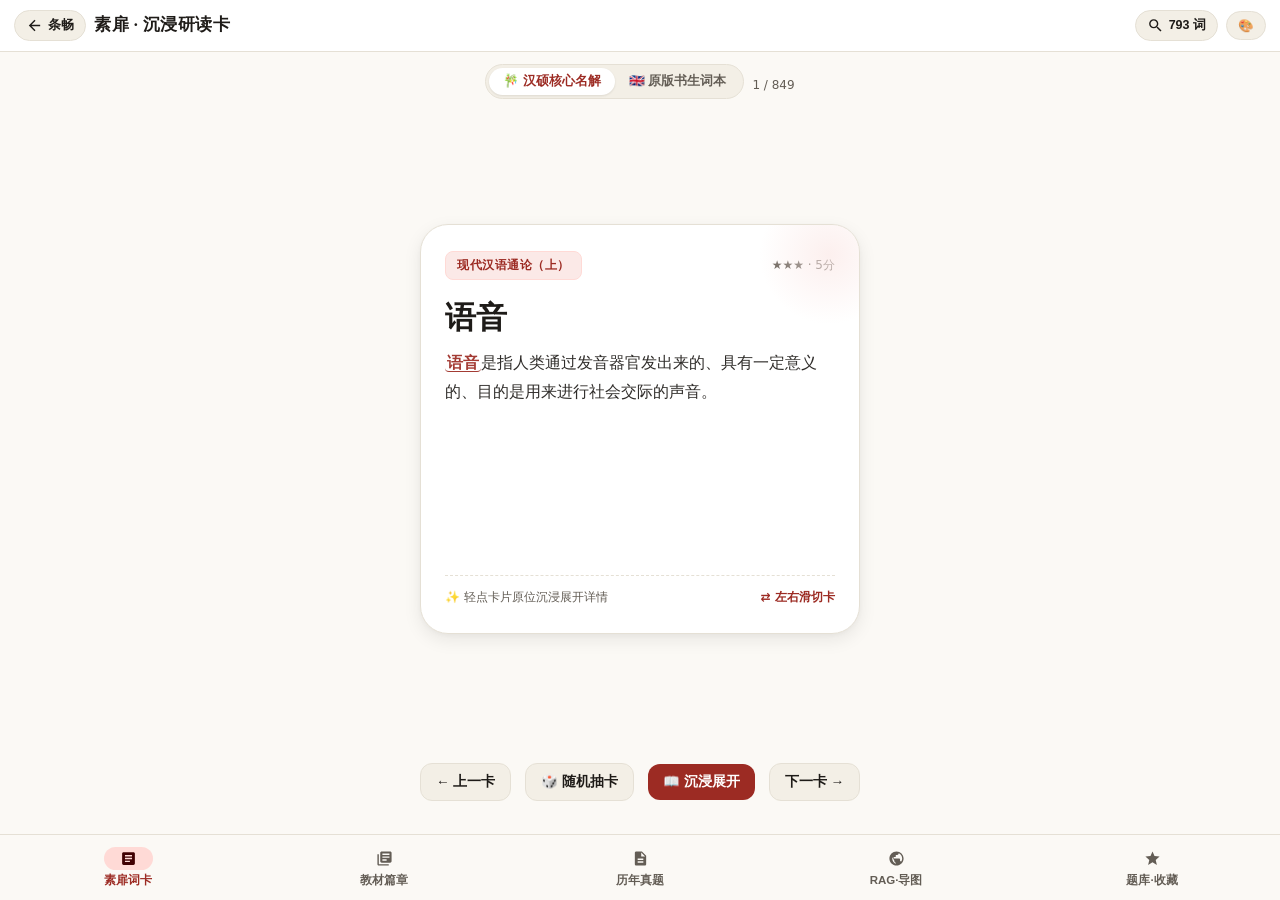
<file: docs/_removed/assets/hanshuo/index.html>
<!DOCTYPE html>
<html lang="zh-CN" data-theme="vermilion" data-dark="light">
<head>
<meta charset="UTF-8">
<meta name="viewport" content="width=device-width, initial-scale=1.0, maximum-scale=1.0, user-scalable=no, viewport-fit=cover">
<title>条畅 · 汉硕研读与素扉词卡工作台</title>
<style>
/* ==================== 1. TalkTree Material Design 3 & 素扉古典美学调色系统 ==================== */
:root {
  --bg: #FBF9F5;
  --surface: #FFFFFF;
  --surface-variant: #F3EFE6;
  --card: #FFFFFF;
  --primary: #9C2B23;
  --primary-l: #FBE9E7;
  --primary-container: #FFDAD6;
  --on-primary-container: #410002;
  --secondary: #5C5F58;
  --line: #E5E0D5;
  --text: #1E1B18;
  --sub: #635D55;
  --ok: #1E6B3A;
  --ok-container: #E6F4EA;
  --ok-txt: #134E28;
  --acad-bg: #EBF3FA;
  --acad-txt: #164E78;
  --acad-border: #2B6CB0;
  --warn: #B45309;
  --warn-bg: #FEF3C7;
  --tabbar-bg: rgba(251, 249, 245, 0.94);
  --elevation-1: 0 1px 3px rgba(30, 27, 24, 0.06), 0 1px 2px rgba(30, 27, 24, 0.04);
  --elevation-2: 0 6px 18px rgba(30, 27, 24, 0.08), 0 2px 6px rgba(30, 27, 24, 0.04);
  --elevation-3: 0 14px 32px rgba(30, 27, 24, 0.14), 0 4px 10px rgba(30, 27, 24, 0.06);
  --serif-font: "Noto Serif SC", "Source Han Serif SC", "Songti SC", "STSong", "SimSun", serif;
  --sans-font: system-ui, -apple-system, "PingFang SC", "Microsoft YaHei", sans-serif;
  --ease-m3-decel: cubic-bezier(0.05, 0.7, 0.1, 1.0);
  --ease-m3-std: cubic-bezier(0.2, 0, 0, 1);
}

html[data-theme="jade"] {
  --primary: #1F6E5A; --primary-l: #E6F4F0; --primary-container: #C6EBE0; --on-primary-container: #06382C;
}
html[data-theme="indigo"] {
  --primary: #2B4C7E; --primary-l: #EBF1F8; --primary-container: #D3E3FD; --on-primary-container: #0B2545;
}
html[data-theme="amber"] {
  --primary: #8D4E17; --primary-l: #FDF3E7; --primary-container: #FFCCAA; --on-primary-container: #331800;
}

html[data-dark="dark"] {
  --bg: #141615;
  --surface: #1C1F1E;
  --surface-variant: #252928;
  --card: #1F2422;
  --primary: #FFB4AB;
  --primary-l: #3B1D1A;
  --primary-container: #5C231E;
  --on-primary-container: #FFDAD6;
  --line: #2E3432;
  --text: #E6E3DD;
  --sub: #9E9A93;
  --ok: #6DD58C;
  --ok-container: #143822;
  --ok-txt: #A8DAB5;
  --acad-bg: #172A3A;
  --acad-txt: #8AC4FF;
  --acad-border: #3882F6;
  --warn-bg: #3B280C;
  --tabbar-bg: rgba(24, 27, 26, 0.94);
  --elevation-1: 0 1px 4px rgba(0,0,0,0.4);
  --elevation-2: 0 6px 20px rgba(0,0,0,0.5);
  --elevation-3: 0 16px 36px rgba(0,0,0,0.65);
}

html[data-dark="amoled"] {
  --bg: #000000;
  --surface: #0A0A0A;
  --surface-variant: #141414;
  --card: #0E0E0E;
  --line: #222222;
  --text: #EAE6DF;
  --sub: #8A8680;
  --tabbar-bg: rgba(8, 8, 8, 0.96);
}

* { box-sizing: border-box; -webkit-tap-highlight-color: transparent; }
html, body {
  margin: 0; padding: 0; width: 100%; height: 100%; overflow: hidden;
  background: var(--bg); color: var(--text);
  font-family: var(--sans-font);
  font-size: 14.5px; line-height: 1.6;
  user-select: none; -webkit-user-select: none;
}

/* ==================== 2. 主视图 5-Tab 轨道与頂部栏 ==================== */
.viewpager-container {
  width: 100vw; height: calc(100vh - 66px);
  overflow: hidden; position: relative;
}
.viewpager-track {
  display: flex; width: 500vw; height: 100%;
  transition: transform 320ms var(--ease-m3-std);
  will-change: transform;
}
.viewpager-page {
  width: 100vw; height: 100%;
  overflow-y: auto; -webkit-overflow-scrolling: touch;
  touch-action: pan-y;
  padding-bottom: 36px;
}

.top-appbar {
  background: var(--surface); color: var(--text);
  padding: 10px 14px; position: sticky; top: 0; z-index: 90;
  display: flex; align-items: center; gap: 8px;
  border-bottom: 1px solid var(--line);
}
.top-appbar h1 {
  font-size: 16.5px; margin: 0; font-weight: 700; flex: 1;
  white-space: nowrap; overflow: hidden; text-overflow: ellipsis;
}
.poetry-serif {
  font-family: var(--serif-font);
  letter-spacing: 0.5px;
}

.m3-chip-btn {
  display: inline-flex; align-items: center; gap: 5px;
  background: var(--surface-variant); color: var(--text);
  border: 1px solid var(--line);
  padding: 6px 11px; border-radius: 999px;
  font-size: 12.5px; font-weight: 600; cursor: pointer;
  transition: background 150ms, transform 100ms;
}
.m3-chip-btn:active { transform: scale(0.96); }
.m3-chip-btn.primary {
  background: var(--primary-container); color: var(--on-primary-container);
  border-color: transparent;
}
.m3-icon { width: 17px; height: 17px; fill: currentColor; flex-shrink: 0; }

.container { padding: 14px; max-width: 820px; margin: 0 auto; }

.card {
  background: var(--card); border: 1px solid var(--line);
  border-radius: 18px; padding: 15px; margin-bottom: 12px;
  box-shadow: var(--elevation-1);
}

.btn {
  display: inline-flex; align-items: center; justify-content: center; gap: 6px;
  background: var(--primary); color: #fff;
  border: none; border-radius: 12px; padding: 9px 15px;
  font-size: 13.5px; font-weight: 600; cursor: pointer;
  transition: opacity 150ms, transform 100ms;
}
html[data-dark="dark"] .btn, html[data-dark="amoled"] .btn {
  color: #2D0906;
}
.btn:active { transform: scale(0.97); }
.btn.ghost {
  background: var(--surface-variant); color: var(--text);
  border: 1px solid var(--line);
}
.btn.danger {
  background: #FEE2E2; color: #991B1B; border: 1px solid #FCA5A5;
}
.btn.sm { padding: 5px 10px; font-size: 12px; border-radius: 9px; }

/* ==================== 3. 素扉卡片 (SuFei Card) 舞台与 Container Transform 原位膨胀系统 ==================== */
.sufei-stage-wrap {
  display: flex; flex-direction: column; align-items: center;
  justify-content: space-between;
  min-height: calc(100vh - 135px);
  padding: 12px 16px 16px;
}
.sufei-deck-switcher {
  display: inline-flex; background: var(--surface-variant);
  border-radius: 999px; padding: 3px; border: 1px solid var(--line);
  margin-bottom: 8px;
}
.sufei-deck-btn {
  border: none; background: transparent; color: var(--sub);
  padding: 5px 14px; border-radius: 999px; font-size: 12.5px; font-weight: 600;
  cursor: pointer; transition: all 200ms;
}
.sufei-deck-btn.active {
  background: var(--surface); color: var(--primary);
  box-shadow: var(--elevation-1);
}

.sufei-hero-card {
  width: 100%; max-width: 440px;
  min-height: 410px; max-height: 64vh;
  background: var(--card);
  border: 1px solid var(--line);
  border-radius: 28px;
  padding: 26px 24px;
  box-shadow: var(--elevation-2);
  display: flex; flex-direction: column; justify-content: space-between;
  position: relative; overflow: hidden;
  cursor: pointer;
  /* 关键：允许纵向原生滚动穿透，横滑由状态机接管，彻底消除触控死锁 */
  touch-action: pan-y;
  transition: transform 280ms var(--ease-m3-decel), box-shadow 280ms ease, opacity 220ms ease;
}
.sufei-hero-card.swiping {
  transition: none !important;
}
/* 卡片宣纸暗纹装饰 */
.sufei-hero-card::before {
  content: ""; position: absolute; top: -40px; right: -40px;
  width: 140px; height: 140px; border-radius: 50%;
  background: radial-gradient(circle, var(--primary-l) 0%, transparent 70%);
  opacity: 0.7; pointer-events: none;
}

.sufei-seal-badge {
  display: inline-flex; align-items: center; gap: 6px;
  align-self: flex-start;
  padding: 4px 11px; border-radius: 8px;
  background: var(--primary-l); color: var(--primary);
  border: 1px solid var(--primary-container);
  font-family: var(--serif-font);
  font-size: 12px; font-weight: 700; letter-spacing: 0.5px;
}
.sufei-card-headword {
  font-family: var(--serif-font);
  font-size: 31px; font-weight: 700; line-height: 1.32;
  margin: 18px 0 10px; color: var(--text);
}
.sufei-card-phonetic {
  font-size: 14px; color: var(--primary); font-family: monospace;
  margin-top: -6px; margin-bottom: 10px;
}
.sufei-card-digest {
  font-family: var(--serif-font);
  font-size: 15.5px; line-height: 1.85; color: var(--text);
  opacity: 0.92;
  display: -webkit-box; -webkit-line-clamp: 6; -webkit-box-orient: vertical;
  overflow: hidden;
  user-select: text; -webkit-user-select: text;
}
.sufei-card-footer {
  margin-top: 18px; padding-top: 12px;
  border-top: 1px dashed var(--line);
  display: flex; align-items: center; justify-content: space-between;
  font-size: 12px; color: var(--sub);
}

.sufei-controls-row {
  display: flex; align-items: center; justify-content: center; gap: 14px;
  margin-top: 12px; width: 100%; max-width: 440px;
}

/* ==================== 4. 素扉 Container Transform 原位膨胀全屏详情层 ==================== */
.sufei-morph-scrim {
  position: fixed; inset: 0;
  background: rgba(15, 14, 12, 0.42);
  backdrop-filter: blur(4px); -webkit-backdrop-filter: blur(4px);
  z-index: 600; opacity: 0; pointer-events: none;
  transition: opacity 320ms var(--ease-m3-std);
}
.sufei-morph-scrim.open {
  opacity: 1; pointer-events: auto;
}

.sufei-morph-container {
  position: fixed;
  z-index: 610;
  background: var(--bg);
  border: 1px solid var(--line);
  box-shadow: var(--elevation-3);
  overflow: hidden;
  display: none; flex-direction: column;
  /* 初始原位矩形变量（由 getBoundingClientRect 动态注入） */
  top: var(--m-top, 120px);
  left: var(--m-left, 20px);
  width: var(--m-w, calc(100vw - 40px));
  height: var(--m-h, 420px);
  border-radius: var(--m-r, 28px);
  opacity: 0;
  pointer-events: none;
  transition:
    top 340ms var(--ease-m3-decel),
    left 340ms var(--ease-m3-decel),
    width 340ms var(--ease-m3-decel),
    height 340ms var(--ease-m3-decel),
    border-radius 340ms var(--ease-m3-decel),
    opacity 180ms ease;
}
.sufei-morph-container.morph-mounted {
  display: flex;
  opacity: 1;
}
.sufei-morph-container.morph-expanded {
  top: 0 !important;
  left: 0 !important;
  width: 100vw !important;
  height: 100vh !important;
  border-radius: 0px !important;
  border-color: transparent;
}
.sufei-morph-container.morph-interactive {
  pointer-events: auto;
}

.sufei-morph-scroll {
  flex: 1;
  overflow-y: auto;
  -webkit-overflow-scrolling: touch;
  touch-action: pan-y;
  padding: 20px 20px 60px;
  max-width: 780px; width: 100%; margin: 0 auto;
  user-select: text; -webkit-user-select: text;
}

/* ==================== 5. 次级全屏页面 (章节题目、真题卷面、全真模考、挖空背诵) ==================== */
.sub-page {
  position: fixed; inset: 0;
  background: var(--bg); z-index: 500;
  display: flex; flex-direction: column;
  opacity: 0; pointer-events: none;
  transform: translate3d(0, 28px, 0) scale(0.98);
  transition: transform 280ms var(--ease-m3-decel), opacity 240ms var(--ease-m3-std);
}
.sub-page.active {
  opacity: 1; pointer-events: auto;
  transform: translate3d(0, 0, 0) scale(1);
}
.sub-page-scroll {
  flex: 1; overflow-y: auto; -webkit-overflow-scrolling: touch;
  touch-action: pan-y; padding-bottom: 40px;
}

/* ==================== 6. 名词解释四层古典解析与同文本超链接 ==================== */
.layer {
  padding: 12px 14px; border-radius: 14px; margin-top: 10px;
  background: var(--surface-variant); border-left: 4px solid var(--primary);
  font-size: 14.5px; line-height: 1.75;
  user-select: text; -webkit-user-select: text;
}
.layer.core { background: var(--primary-l); border-left-color: var(--primary); }
.layer.examples { background: var(--ok-container); border-left-color: var(--ok); color: var(--ok-txt); }
.layer.academic { background: var(--acad-bg); border-left-color: var(--acad-border); color: var(--acad-txt); }
.layer .lab {
  font-family: var(--serif-font);
  font-weight: 700; font-size: 13px; margin-bottom: 4px;
  display: flex; align-items: center; justify-content: space-between;
}
.acad-src {
  display: inline-block; font-size: 11.5px; padding: 2px 7px;
  border-radius: 6px; background: rgba(0,0,0,0.07); margin-top: 4px;
}

.term-link {
  color: var(--primary); font-weight: 600;
  border-bottom: 1.5px dotted var(--primary);
  padding: 0 2px; border-radius: 4px; cursor: pointer;
  transition: all 160ms ease;
}
.term-link:hover, .term-link:active {
  background: var(--primary-container); color: var(--on-primary-container);
}

/* 本地权威词库：实线超链接 */
.term-link.term-local {
  border-bottom: 1.5px solid var(--primary);
}

/* AI 动态实体识别：紫色虚线超链接，带学术微光标志 */
.term-link.term-dynamic {
  color: #7c3aed;
  border-bottom: 1.5px dashed #8b5cf6;
  background: rgba(139, 92, 246, 0.08);
  padding: 0 3px;
}
.term-link.term-dynamic::after {
  content: '✦';
  font-size: 9px;
  vertical-align: super;
  margin-left: 1px;
  opacity: 0.85;
}
.term-link.term-dynamic:hover, .term-link.term-dynamic:active {
  background: #ede9fe; color: #5b21b6;
  border-bottom-style: solid;
}

/* 视觉系带 (Visual Tether / Highlight Link)：脉冲呼吸闪烁 */
@keyframes tetherPulse {
  0% { box-shadow: 0 0 0 0 rgba(156, 43, 35, 0.65); background-color: var(--primary-container); }
  50% { box-shadow: 0 0 0 7px rgba(156, 43, 35, 0); background-color: rgba(255, 218, 214, 0.45); }
  100% { box-shadow: 0 0 0 0 rgba(156, 43, 35, 0.65); background-color: var(--primary-container); }
}
.tether-active {
  animation: tetherPulse 1.5s infinite !important;
  border-radius: 4px !important;
  outline: 2px solid var(--primary) !important;
  position: relative;
  z-index: 5;
}

/* 小窗可点击溯源面包屑 */
.win-breadcrumbs {
  display: flex; align-items: center; gap: 4px;
  padding: 4px 10px; font-size: 11px;
  background: var(--surface-variant);
  border-bottom: 1px solid var(--line);
  color: var(--sub); white-space: nowrap; overflow-x: auto;
  -webkit-overflow-scrolling: touch;
}
.win-crumb-item {
  color: var(--sub); cursor: pointer; text-decoration: underline; text-decoration-style: dotted;
  transition: color 150ms;
}
.win-crumb-item:hover { color: var(--primary); }
.win-crumb-item.active {
  color: var(--primary); font-weight: 700; text-decoration: none; cursor: default;
}
.win-crumb-sep { opacity: 0.5; font-size: 9px; }

/* 小窗标题栏反哺按钮 */
.mac-btn-merge {
  border: 1px solid var(--primary);
  background: var(--primary-l); color: var(--primary);
  font-size: 11px; font-weight: 700; border-radius: 999px;
  padding: 2px 8px; cursor: pointer; margin-left: auto;
  display: inline-flex; align-items: center; gap: 3px;
  white-space: nowrap; transition: all 160ms ease;
}
.mac-btn-merge:hover, .mac-btn-merge:active {
  background: var(--primary); color: #fff;
}

/* 支线洞察卡片 (Branch Insight Card) */
.branch-insight-bubble {
  margin: 10px 0; padding: 10px 14px; border-radius: 12px;
  background: #f0fdf4; border: 1.5px solid #86efac;
  border-left: 4px solid #16a34a;
  color: #14532d; font-size: 13px; line-height: 1.6;
  box-shadow: var(--elevation-1);
}
.branch-insight-bubble .insight-tag {
  font-size: 10.5px; font-weight: 700; background: #dcfce7;
  color: #15803d; padding: 1px 6px; border-radius: 4px;
  display: inline-block; margin-bottom: 4px;
}
.branch-insight-bubble .insight-quote {
  font-family: var(--serif-font); font-size: 13.5px; margin: 4px 0 6px;
  color: #166534; font-weight: 500;
}
.branch-insight-bubble .insight-meta {
  font-size: 11px; color: #4ade80; display: flex; justify-content: space-between;
}

.rag-cite-badge {
  display: inline-flex; align-items: center; gap: 4px;
  font-size: 11.5px; font-weight: 700;
  background: var(--acad-bg); color: var(--acad-txt);
  border: 1px solid var(--acad-border);
  padding: 2px 8px; border-radius: 6px; margin: 2px 4px 2px 0;
}

/* ==================== 7. Mac 悬浮小窗与左右侧边 Dock 停靠坞 ==================== */
.floating-win {
  position: fixed; z-index: 700;
  background: var(--surface); border: 1px solid var(--line);
  border-radius: 16px; box-shadow: var(--elevation-3);
  display: flex; flex-direction: column; overflow: hidden;
  min-width: 260px; min-height: 200px;
}
.floating-win.is-fullscreen {
  left: 0 !important; top: 0 !important;
  width: 100vw !important; height: 100vh !important;
  border-radius: 0 !important;
}
.mac-titlebar {
  background: var(--surface-variant); padding: 9px 12px;
  display: flex; align-items: center; gap: 8px;
  border-bottom: 1px solid var(--line); cursor: grab;
  touch-action: none;
}
.mac-dots { display: flex; gap: 7px; align-items: center; }
.mac-dot {
  width: 13px; height: 13px; border-radius: 50%; cursor: pointer;
  display: inline-flex; align-items: center; justify-content: center;
}
.mac-dot.close { background: #FF5F56; }
.mac-dot.min { background: #FFBD2E; }
.mac-dot.max { background: #27C93F; }
.mac-title {
  font-size: 13px; font-weight: 700; flex: 1; text-align: center;
  white-space: nowrap; overflow: hidden; text-overflow: ellipsis;
}
.floating-body {
  flex: 1; overflow-y: auto; -webkit-overflow-scrolling: touch;
  touch-action: pan-y; padding: 12px 14px;
  user-select: text; -webkit-user-select: text;
}
.win-resize-handle { position: absolute; z-index: 10; touch-action: none; }
.win-resize-handle[data-dir="r"] { top: 0; right: 0; width: 10px; height: 100%; cursor: ew-resize; }
.win-resize-handle[data-dir="b"] { bottom: 0; left: 0; width: 100%; height: 10px; cursor: ns-resize; }
.win-resize-handle[data-dir="rb"] { bottom: 0; right: 0; width: 20px; height: 20px; cursor: nwse-resize; }

.side-dock {
  position: fixed; top: 45%; transform: translateY(-50%);
  z-index: 680; display: flex; flex-direction: column; gap: 6px;
  pointer-events: none;
}
.side-dock.right { right: 6px; align-items: flex-end; }
.side-dock.left { left: 6px; align-items: flex-start; }
.dock-pill {
  pointer-events: auto;
  display: inline-flex; align-items: center; gap: 6px;
  background: var(--surface); color: var(--text);
  border: 1px solid var(--primary); border-radius: 999px;
  padding: 5px 11px; font-size: 12px; font-weight: 600;
  box-shadow: var(--elevation-2); cursor: pointer;
}

/* ==================== 8. 可拖动思维导图词条卡片画布 (TalkTree Graph Workbench) ==================== */
.mindmap-stage {
  position: relative; width: 100%; height: 480px;
  background:
    radial-gradient(circle, var(--line) 1px, transparent 1px);
  background-size: 20px 20px;
  border: 1px solid var(--line); border-radius: 18px;
  overflow: hidden; touch-action: none;
  box-shadow: inset 0 2px 8px rgba(0,0,0,0.04);
}
.mindmap-svg-layer {
  position: absolute; inset: 0; width: 100%; height: 100%;
  pointer-events: none; z-index: 1;
}
.mindmap-nodes-layer {
  position: absolute; inset: 0; width: 100%; height: 100%;
  z-index: 2; transform-origin: 0 0;
}
.mm-node-card {
  position: absolute; width: 195px;
  background: var(--card); border: 1.5px solid var(--line);
  border-radius: 14px; padding: 10px 12px;
  box-shadow: var(--elevation-2);
  cursor: grab; user-select: none; touch-action: none;
  transition: box-shadow 150ms, border-color 150ms;
}
.mm-node-card.root-node {
  border-color: var(--primary);
  background: var(--primary-l);
  width: 210px;
}
.mm-node-card.dragging {
  box-shadow: var(--elevation-3);
  border-color: var(--primary);
  z-index: 99 !important;
}
.mm-node-title {
  font-family: var(--serif-font);
  font-weight: 700; font-size: 14px; color: var(--text);
  margin-bottom: 4px; display: flex; align-items: center; justify-content: space-between;
}
.mm-node-snippet {
  font-size: 11.5px; color: var(--sub); line-height: 1.45;
  display: -webkit-box; -webkit-line-clamp: 2; -webkit-box-orient: vertical;
  overflow: hidden;
}
.mm-node-actions {
  display: flex; gap: 6px; margin-top: 7px; padding-top: 6px;
  border-top: 1px dashed var(--line); font-size: 11px;
}
.mm-node-act {
  color: var(--primary); font-weight: 600; cursor: pointer;
}

/* 思维导图语义缩放 (Semantic Zoom: scale < 0.6f 时紧凑抽象呈现) */
.mindmap-stage.semantic-compact .mm-node-card {
  width: 145px !important;
  min-height: auto !important;
  padding: 6px 9px !important;
  border-radius: 10px !important;
}
.mindmap-stage.semantic-compact .mm-node-title {
  font-size: 12.5px !important;
  margin-bottom: 0 !important;
}
.mindmap-stage.semantic-compact .mm-node-snippet,
.mindmap-stage.semantic-compact .mm-node-actions {
  display: none !important;
}
.mindmap-controls {
  position: absolute; right: 12px; bottom: 12px; z-index: 10;
  display: flex; align-items: center; gap: 4px;
  background: var(--surface); border: 1px solid var(--line);
  border-radius: 20px; padding: 3px 8px; box-shadow: var(--elevation-2);
}
.mm-ctrl-btn {
  border: none; background: transparent; font-size: 13px; font-weight: 700;
  color: var(--text); padding: 3px 7px; border-radius: 10px; cursor: pointer;
  transition: background 150ms;
}
.mm-ctrl-btn:hover { background: var(--surface-variant); }
.mm-zoom-level {
  font-size: 11px; font-weight: 600; color: var(--sub); min-width: 42px; text-align: center;
}

/* ==================== 9. 底部 Material 3 NavigationBar ==================== */
.tabbar {
  position: fixed; left: 0; right: 0; bottom: 0; height: 66px;
  background: var(--tabbar-bg);
  backdrop-filter: blur(12px); -webkit-backdrop-filter: blur(12px);
  border-top: 1px solid var(--line);
  display: flex; align-items: center; justify-content: space-around;
  z-index: 400; padding-bottom: env(safe-area-inset-bottom);
}
.tabbar-item {
  flex: 1; border: none; background: transparent; color: var(--sub);
  display: flex; flex-direction: column; align-items: center; gap: 3px;
  padding: 6px 0; cursor: pointer; font-size: 11.5px; font-weight: 600;
}
.tabbar-pill {
  padding: 3px 16px; border-radius: 999px;
  display: flex; align-items: center; justify-content: center;
  transition: background 200ms var(--ease-m3-std);
}
.tabbar-item.on { color: var(--primary); }
.tabbar-item.on .tabbar-pill {
  background: var(--primary-container); color: var(--on-primary-container);
}

/* 模态框与组件 */
.modal-mask {
  position: fixed; inset: 0; background: rgba(0,0,0,0.45);
  z-index: 800; display: none; align-items: center; justify-content: center;
  padding: 16px;
}
.modal-mask.active { display: flex; }
.modal-card {
  background: var(--surface); border-radius: 24px;
  width: 100%; max-width: 520px; max-height: 85vh;
  display: flex; flex-direction: column; overflow: hidden;
  box-shadow: var(--elevation-3); border: 1px solid var(--line);
}
.modal-header {
  padding: 14px 18px; border-bottom: 1px solid var(--line);
  display: flex; align-items: center; justify-content: space-between;
  font-weight: 700; font-size: 16px;
}
.modal-body {
  padding: 16px 18px; overflow-y: auto; -webkit-overflow-scrolling: touch;
}

.input, select.input, textarea.input {
  width: 100%; padding: 9px 12px; border-radius: 11px;
  border: 1px solid var(--line); background: var(--surface-variant);
  color: var(--text); font-size: 13.5px; outline: none;
}
.opt {
  padding: 10px 13px; border-radius: 12px; border: 1px solid var(--line);
  margin-bottom: 8px; cursor: pointer; background: var(--surface-variant);
}
.opt.selected {
  border-color: var(--primary); background: var(--primary-l); font-weight: 600;
}
.blank {
  display: inline-block; min-width: 48px; border-bottom: 2px solid var(--primary);
  background: var(--primary-l); color: transparent; border-radius: 4px;
  padding: 0 4px; cursor: pointer; transition: color 180ms;
}
.blank.revealed { color: var(--primary); font-weight: 700; }

.app-toast {
  position: fixed; bottom: 82px; left: 50%;
  transform: translateX(-50%) translateY(20px);
  background: rgba(28, 25, 23, 0.92); color: #fff;
  padding: 9px 18px; border-radius: 999px; font-size: 13px;
  z-index: 999; opacity: 0; pointer-events: none;
  transition: opacity 200ms, transform 200ms;
}
.app-toast.show { opacity: 1; transform: translateX(-50%) translateY(0); }
</style>
</head>
<body>

<!-- ==================== 1. 主视图 5-Tab 滑动视口 ==================== -->
<div class="viewpager-container">
  <div class="viewpager-track" id="viewpager-track">

    <!-- ==================== Tab 0: 素扉沉浸卡片诵读 (支持汉硕词卡 + 英语阅读器单词本双卡组) ==================== -->
    <div class="viewpager-page" id="page-sufei">
      <div class="top-appbar">
        <button class="m3-chip-btn" onclick="exitToTalkTree()" title="返回条畅主工作台">
          <svg class="m3-icon" viewBox="0 0 24 24"><path d="M20 11H7.83l5.59-5.59L12 4l-8 8 8 8 1.41-1.41L7.83 13H20v-2z"/></svg>
          <span>条畅</span>
        </button>
        <h1 class="poetry-serif">素扉 · 沉浸研读卡</h1>
        <button class="m3-chip-btn" onclick="openSearchModal()">
          <svg class="m3-icon" viewBox="0 0 24 24"><path d="M15.5 14h-.79l-.28-.27A6.471 6.471 0 0 0 16 9.5 6.5 6.5 0 1 0 9.5 16c1.61 0 3.09-.59 4.23-1.57l.27.28v.79l5 4.99L20.49 19l-4.99-5zm-6 0C7.01 14 5 11.99 5 9.5S7.01 5 9.5 5 14 7.01 14 9.5 11.99 14 9.5 14z"/></svg>
          <span id="term-count-badge">词条</span>
        </button>
        <button class="m3-chip-btn" onclick="openThemeModal()" title="外观与配色">🎨</button>
      </div>

      <div class="sufei-stage-wrap">
        <!-- 卡组切换器：保留英语阅读器生词本接口 -->
        <div style="display:flex;align-items:center;gap:8px;flex-wrap:wrap;justify-content:center">
          <div class="sufei-deck-switcher">
            <button class="sufei-deck-btn active" id="deck-btn-hanshuo" onclick="switchSufeiDeck('hanshuo')">🎋 汉硕核心名解</button>
            <button class="sufei-deck-btn" id="deck-btn-vocab" onclick="switchSufeiDeck('english_reader')">🇬🇧 原版书生词本</button>
          </div>
          <span id="hero-progress-txt" style="font-size:12px;color:var(--sub)">1 / 1</span>
        </div>

        <!-- 素扉核心卡片：点击触发原位 Container Transform 沉浸膨胀，左右划动切卡 -->
        <div id="active-hero-card" class="sufei-hero-card" onclick="onHeroCardTap(event)">
          <div>
            <div style="display:flex;justify-content:space-between;align-items:center">
              <span class="sufei-seal-badge" id="hero-card-badge">现代汉语通论</span>
              <span style="font-size:12px;color:var(--sub)" id="hero-card-meta">★★★★ · 5分</span>
            </div>
            <div class="sufei-card-headword" id="hero-card-stem">加载中…</div>
            <div class="sufei-card-phonetic" id="hero-card-phonetic" style="display:none"></div>
            <div class="sufei-card-digest" id="hero-card-digest">点击卡片原位沉浸展开完整四层学术释义，左右滑动切换词条。</div>
          </div>
          <div class="sufei-card-footer">
            <span>✨ 轻点卡片原位沉浸展开详情</span>
            <span style="color:var(--primary);font-weight:600">⇄ 左右滑切卡</span>
          </div>
        </div>

        <!-- 底部切卡控制栏 -->
        <div class="sufei-controls-row">
          <button class="btn ghost" onclick="prevHeroCard()">← 上一卡</button>
          <button class="btn ghost" onclick="randomHeroCard()">🎲 随机抽卡</button>
          <button class="btn primary" onclick="openSufeiImmersiveDetail()">📖 沉浸展开</button>
          <button class="btn ghost" onclick="nextHeroCard()">下一卡 →</button>
        </div>
      </div>
    </div>

    <!-- ==================== Tab 1: 教材章节目录 (含分篇章出题/思维导图/可删除入口) ==================== -->
    <div class="viewpager-page" id="page-browse">
      <div class="top-appbar">
        <h1>📚 教材章节与分篇研读</h1>
        <button class="m3-chip-btn primary" onclick="switchTab(3)">🧠 RAG工作台</button>
      </div>
      <div class="container" id="browse-list"></div>
    </div>

    <!-- ==================== Tab 2: 历年真题与全真模考 ==================== -->
    <div class="viewpager-page" id="page-zhenti">
      <div class="top-appbar">
        <h1>📜 历年真题卷与全真模考</h1>
        <button class="m3-chip-btn" onclick="startRandomMockExam()">⚡ 随机模考</button>
      </div>
      <div class="container" id="zhenti-list"></div>
    </div>

    <!-- ==================== Tab 3: 方案A · 本地大模型 + TalkTree RAG 学术中枢 ==================== -->
    <div class="viewpager-page" id="page-rag-hub">
      <div class="top-appbar">
        <h1>🧠 本地大模型 · RAG 与思维导图</h1>
        <span class="m3-chip-btn primary" id="rag-engine-status-pill" onclick="checkLocalLlmStatus()">🟢 方案A: TalkTree RAG</span>
      </div>
      <div class="container">

        <!-- 子功能导航胶囊 -->
        <div style="display:flex;gap:8px;overflow-x:auto;padding-bottom:8px;margin-bottom:10px">
          <button class="m3-chip-btn primary" id="rag-subtab-btn-0" onclick="switchRagSubTab(0)">① 原文精准名解</button>
          <button class="m3-chip-btn" id="rag-subtab-btn-1" onclick="switchRagSubTab(1)">② 论述/简答重要性推理</button>
          <button class="m3-chip-btn" id="rag-subtab-btn-2" onclick="switchRagSubTab(2)">③ 分档分篇章出题</button>
          <button class="m3-chip-btn" id="rag-subtab-btn-3" onclick="switchRagSubTab(3)">④ 可拖动思维导图卡</button>
        </div>

        <!-- 子面板 0: 原文精准名词解释 -->
        <div id="rag-subpanel-0" class="card">
          <div style="font-weight:700;font-size:15.5px;margin-bottom:6px">🔍 本地大模型 + TalkTree RAG 精准原文名词解释</div>
          <div style="font-size:12.5px;color:var(--sub);margin-bottom:12px">
            直接检索 TalkTree 本地 SQLite 知识库切片（BM25 / N-Gram）与内置教材图谱，由端侧 GGUF 大模型生成带段落级出处引用的四层定义，所有关联术语均可点击超链接打开悬浮小窗。
          </div>
          <div style="display:flex;gap:8px;margin-bottom:10px">
            <input id="rag-term-input" class="input" placeholder="输入专有名词，如：音位变体、把字句、语素、历史比较法…" value="音位">
            <button class="btn" style="white-space:nowrap" onclick="runRagTermExplain()">精准溯源</button>
          </div>
          <div style="display:flex;gap:6px;flex-wrap:wrap;margin-bottom:12px">
            <span style="font-size:12px;color:var(--sub)">高频示例：</span>
            <span class="term-link" onclick="document.getElementById('rag-term-input').value='语音';runRagTermExplain()">语音</span>
            <span class="term-link" onclick="document.getElementById('rag-term-input').value='音位';runRagTermExplain()">音位</span>
            <span class="term-link" onclick="document.getElementById('rag-term-input').value='语素';runRagTermExplain()">语素</span>
            <span class="term-link" onclick="document.getElementById('rag-term-input').value='主谓谓语句';runRagTermExplain()">主谓谓语句</span>
            <span class="term-link" onclick="document.getElementById('rag-term-input').value='语义场';runRagTermExplain()">语义场</span>
            <span class="term-link" onclick="document.getElementById('rag-term-input').value='六书';runRagTermExplain()">六书</span>
          </div>
          <div id="rag-term-result"></div>
        </div>

        <!-- 子面板 1: 论述题与简答题重要性推理 -->
        <div id="rag-subpanel-1" class="card" style="display:none">
          <div style="font-weight:700;font-size:15.5px;margin-bottom:6px">⚖️ 论述题与简答题重要性推理引擎</div>
          <div style="font-size:12.5px;color:var(--sub);margin-bottom:12px">
            结合历年真题考频、教材理论枢纽度与本地 RAG 文档权重，推理指定篇章/考点的命题重要度星级、简答题标准踩分矩阵及论述题跨章节综合切入框架。
          </div>
          <div style="display:grid;grid-template-columns:1fr 1fr;gap:8px;margin-bottom:10px">
            <select id="imp-book-select" class="input" onchange="updateChapterSelect('imp-book-select','imp-chapter-select')"></select>
            <select id="imp-chapter-select" class="input"></select>
          </div>
          <div style="display:flex;gap:8px;margin-bottom:12px">
            <input id="imp-topic-input" class="input" placeholder="可选：输入具体论述/简答议题（留空则推理整章核心考点）">
            <button class="btn" style="white-space:nowrap" onclick="runRagImportanceReasoning()">开始推理</button>
          </div>
          <div id="rag-importance-result"></div>
        </div>

        <!-- 子面板 2: 分档分篇章智能出题 -->
        <div id="rag-subpanel-2" class="card" style="display:none">
          <div style="font-weight:700;font-size:15.5px;margin-bottom:6px">🎯 分档 · 分篇章智能出题系统</div>
          <div style="font-size:12.5px;color:var(--sub);margin-bottom:12px">
            基于选定教材篇章与难度分档（基础巩固 / 强化拔高 / 冲刺压轴），调用本地大模型与 RAG 原文生成高质量考题，支持一键并入本地题库参与刷题与挖空背诵。
          </div>
          <div style="display:grid;grid-template-columns:1fr 1fr;gap:8px;margin-bottom:8px">
            <select id="gen-book-select" class="input" onchange="updateChapterSelect('gen-book-select','gen-chapter-select')"></select>
            <select id="gen-chapter-select" class="input"></select>
          </div>
          <div style="display:grid;grid-template-columns:1fr 1fr 1fr;gap:8px;margin-bottom:12px">
            <select id="gen-tier-select" class="input">
              <option value="1">⭐ 基础巩固档 (L1)</option>
              <option value="2" selected>⭐⭐ 强化拔高档 (L2)</option>
              <option value="3">⭐⭐⭐ 冲刺压轴档 (L3)</option>
            </select>
            <select id="gen-type-select" class="input">
              <option value="名词解释">名词解释</option>
              <option value="简答题">简答题</option>
              <option value="论述题">论述题</option>
              <option value="单项选择题">单项选择题</option>
              <option value="辨析题">辨析题</option>
            </select>
            <button class="btn" onclick="runRagTieredQuestionGen()">⚡ 立即出题</button>
          </div>
          <div id="rag-gen-result"></div>
        </div>

        <!-- 子面板 3: 分篇章生成 TalkTree 可拖动思维导图词条卡片 -->
        <div id="rag-subpanel-3" class="card" style="display:none">
          <div style="display:flex;justify-content:space-between;align-items:center;flex-wrap:wrap;gap:8px;margin-bottom:8px">
            <div>
              <div style="font-weight:700;font-size:15.5px">🗺️ 分篇章可拖动思维导图词条卡片</div>
              <div style="font-size:12px;color:var(--sub)">单指自由拖拽词条卡片、点击卡片内超链接弹窗、一键同步至条畅原生思维树画布</div>
            </div>
            <div style="display:flex;gap:6px">
              <button class="btn sm ghost" onclick="resetMindMapLayout()">重置排布</button>
              <button class="btn sm" onclick="syncMindMapToTalkTree()">🌳 同步至条畅思维树</button>
            </div>
          </div>
          <div style="display:grid;grid-template-columns:1fr 1fr auto;gap:8px;margin-bottom:10px">
            <select id="mm-book-select" class="input" onchange="updateChapterSelect('mm-book-select','mm-chapter-select')"></select>
            <select id="mm-chapter-select" class="input"></select>
            <button class="btn sm" onclick="buildChapterMindMapFromUI()">生成导图</button>
          </div>
          <div class="mindmap-stage" id="mindmap-stage">
            <svg class="mindmap-svg-layer" id="mindmap-svg"></svg>
            <div class="mindmap-nodes-layer" id="mindmap-nodes"></div>
            <div class="mindmap-controls">
              <button class="mm-ctrl-btn" onclick="zoomMindMap(-0.15)" title="缩小导图 (降至60%以下触发语义紧凑大纲)">−</button>
              <span class="mm-zoom-level" id="mm-zoom-display" onclick="setMindMapScale(1.0)" title="点击恢复100%">100%</span>
              <button class="mm-ctrl-btn" onclick="zoomMindMap(0.15)" title="放大导图">+</button>
              <button class="mm-ctrl-btn" onclick="setMindMapScale(1.0)" title="重置缩放">↺</button>
            </div>
          </div>
        </div>

      </div>
    </div>

    <!-- ==================== Tab 4: 题库沙箱管理 (内置题库可删除) + 我的收藏 + 英语单词本接口 ==================== -->
    <div class="viewpager-page" id="page-sandbox">
      <div class="top-appbar">
        <h1>🗂️ 题库管理与收藏夹</h1>
      </div>
      <div class="container">

        <!-- 内置题库可删除与沙箱治理控制台 -->
        <div class="card">
          <div style="display:flex;justify-content:space-between;align-items:center;margin-bottom:8px">
            <div style="font-weight:700;font-size:15.5px">🛡️ 题库沙箱存储管理（内置题库可删除）</div>
            <span class="sufei-seal-badge" id="sandbox-status-badge">状态检测中</span>
          </div>
          <div style="font-size:12.5px;color:var(--sub);margin-bottom:12px" id="sandbox-stats-desc">
            正在统计当前沙箱题库容量…
          </div>
          <div style="display:flex;flex-wrap:wrap;gap:8px">
            <button class="btn danger" onclick="deleteBuiltinQuestionBank()">🗑️ 删除清空内置题库</button>
            <button class="btn ghost" onclick="restoreBuiltinQuestionBank()">🔄 恢复官方内置题库 (2430题)</button>
            <button class="btn ghost" onclick="openImportBankModal()">📥 导入自定义题库</button>
            <button class="btn ghost" onclick="exportCurrentBank()">📤 导出题库 JSON</button>
          </div>
        </div>

        <!-- 英语原版书阅读器 FlashcardBridge 接口控制台 -->
        <div class="card">
          <div style="display:flex;justify-content:space-between;align-items:center;margin-bottom:6px">
            <div style="font-weight:700;font-size:15px">🇬🇧 英语原版书阅读器 · 单词本联动接口 (FlashcardBridge)</div>
            <span style="font-size:12px;color:var(--primary);font-weight:700" id="vocab-bridge-count">0 词</span>
          </div>
          <div style="font-size:12.5px;color:var(--sub);margin-bottom:10px">
            已预留 <code>window.FlashcardBridge</code> 与原生 <code>com.treechat.workbench.flashcard.FlashcardBridge</code> 双向接口，原版书阅读器查词收藏后自动同步至「素扉卡片 · 原版书生词本」卡组。
          </div>
          <div style="display:flex;gap:8px;flex-wrap:wrap">
            <button class="btn sm ghost" onclick="switchTab(0);switchSufeiDeck('english_reader')">前往生词本素扉卡 →</button>
            <button class="btn sm ghost" onclick="addSampleReaderVocab()">+ 注入测试原版书生词</button>
            <button class="btn sm ghost" onclick="launchEnglishReaderActivity()">📖 打开原版书阅读器</button>
          </div>
        </div>

        <!-- 我的收藏列表 -->
        <div style="font-weight:700;font-size:15px;margin:16px 0 8px">⭐ 我的收藏题目</div>
        <div id="fav-list"></div>
      </div>
    </div>

  </div>
</div>

<!-- ==================== 2. 素扉卡片 Container Transform 原位沉浸膨胀详情层 ==================== -->
<div class="sufei-morph-scrim" id="sufei-morph-scrim" onclick="closeSufeiImmersiveDetail()"></div>
<div class="sufei-morph-container" id="sufei-morph-container">
  <div class="top-appbar" style="background:var(--surface)">
    <button class="m3-chip-btn" onclick="closeSufeiImmersiveDetail()">
      <svg class="m3-icon" viewBox="0 0 24 24"><path d="M20 11H7.83l5.59-5.59L12 4l-8 8 8 8 1.41-1.41L7.83 13H20v-2z"/></svg>
      <span>收起卡片</span>
    </button>
    <h1 class="poetry-serif" id="sufei-detail-header-title">词条详情</h1>
    <button class="m3-chip-btn primary" onclick="triggerRagFromSufeiDetail()">🤖 RAG原文溯源</button>
  </div>
  <div class="sufei-morph-scroll" id="sufei-morph-scroll">
    <div style="margin-bottom:16px">
      <span class="sufei-seal-badge" id="sufei-detail-badge">科目</span>
      <div class="poetry-serif" id="sufei-detail-stem" style="font-size:30px;font-weight:700;margin:14px 0 8px;line-height:1.3"></div>
      <div id="sufei-detail-phonetic" style="font-family:monospace;color:var(--primary);margin-bottom:10px;display:none"></div>
    </div>
    <div id="sufei-detail-body"></div>
  </div>
</div>

<!-- ==================== 3. 次级全屏页面 (章节题目、真题卷面、全真模考、挖空背诵) ==================== -->
<div class="sub-page" id="sub-page-chapter">
  <div class="top-appbar">
    <button class="m3-chip-btn" onclick="closeSubPage('sub-page-chapter')">← 返回</button>
    <h1 id="chapter-title">章节题目</h1>
  </div>
  <div class="sub-page-scroll">
    <div class="container" id="chapter-body"></div>
  </div>
</div>

<div class="sub-page" id="sub-page-ztpaper">
  <div class="top-appbar">
    <button class="m3-chip-btn" onclick="closeSubPage('sub-page-ztpaper')">← 返回</button>
    <h1 id="ztpaper-title">真题卷面</h1>
  </div>
  <div class="sub-page-scroll">
    <div class="container" id="ztpaper-body"></div>
  </div>
</div>

<div class="sub-page" id="sub-page-exam">
  <div class="top-appbar">
    <button class="m3-chip-btn" onclick="closeSubPage('sub-page-exam')">← 退出模考</button>
    <h1 id="exam-title">全真模考</h1>
  </div>
  <div class="sub-page-scroll">
    <div class="container" id="exam-body"></div>
  </div>
</div>

<div class="sub-page" id="sub-page-blank">
  <div class="top-appbar">
    <button class="m3-chip-btn" onclick="closeSubPage('sub-page-blank')">← 退出背诵</button>
    <h1 id="blank-title">挖空背诵训练</h1>
  </div>
  <div class="sub-page-scroll">
    <div class="container" id="blank-body"></div>
  </div>
</div>

<!-- ==================== 4. Mac 悬浮小窗容器与左右侧边 Dock ==================== -->
<div id="floating-windows-layer"></div>
<div id="dock-left" class="side-dock left"></div>
<div id="dock-right" class="side-dock right"></div>

<!-- ==================== 5. 底部 Material 3 NavigationBar ==================== -->
<div class="tabbar">
  <button class="tabbar-item on" onclick="switchTab(0)">
    <div class="tabbar-pill"><svg class="m3-icon" viewBox="0 0 24 24"><path d="M19 3H5c-1.1 0-2 .9-2 2v14c0 1.1.9 2 2 2h14c1.1 0 2-.9 2-2V5c0-1.1-.9-2-2-2zm-5 14H7v-2h7v2zm3-4H7v-2h10v2zm0-4H7V7h10v2z"/></svg></div>
    <span>素扉词卡</span>
  </button>
  <button class="tabbar-item" onclick="switchTab(1)">
    <div class="tabbar-pill"><svg class="m3-icon" viewBox="0 0 24 24"><path d="M4 6H2v14c0 1.1.9 2 2 2h14v-2H4V6zm16-4H8c-1.1 0-2 .9-2 2v12c0 1.1.9 2 2 2h12c1.1 0 2-.9 2-2V4c0-1.1-.9-2-2-2zm-1 9H9V9h10v2zm-4 4H9v-2h6v2zm4-8H9V5h10v2z"/></svg></div>
    <span>教材篇章</span>
  </button>
  <button class="tabbar-item" onclick="switchTab(2)">
    <div class="tabbar-pill"><svg class="m3-icon" viewBox="0 0 24 24"><path d="M14 2H6c-1.1 0-1.99.9-1.99 2L4 20c0 1.1.89 2 1.99 2H18c1.1 0 2-.9 2-2V8l-6-6zm2 16H8v-2h8v2zm0-4H8v-2h8v2zm-3-5V3.5L18.5 9H13z"/></svg></div>
    <span>历年真题</span>
  </button>
  <button class="tabbar-item" onclick="switchTab(3)">
    <div class="tabbar-pill"><svg class="m3-icon" viewBox="0 0 24 24"><path d="M12 2C6.48 2 2 6.48 2 12s4.48 10 10 10 10-4.48 10-10S17.52 2 12 2zm1 17.93c-3.95-.49-7-3.85-7-7.93 0-.62.08-1.21.21-1.79L9 15v1c0 1.1.9 2 2 2v1.93zm6.9-2.54c-.26-.81-1-1.39-1.9-1.39h-1v-3c0-.55-.45-1-1-1H8v-2h2c.55 0 1-.45 1-1V7h2c1.1 0 2-.9 2-2v-.41c2.93 1.19 5 4.06 5 7.41 0 2.08-.8 3.97-2.1 5.39z"/></svg></div>
    <span>RAG·导图</span>
  </button>
  <button class="tabbar-item" onclick="switchTab(4)">
    <div class="tabbar-pill"><svg class="m3-icon" viewBox="0 0 24 24"><path d="M12 17.27L18.18 21l-1.64-7.03L22 9.24l-7.19-.61L12 2 9.19 8.63 2 9.24l5.46 4.73L5.82 21z"/></svg></div>
    <span>题库·收藏</span>
  </button>
</div>

<!-- ==================== 6. 模态弹窗：词条检索、主题配色、导入题库 ==================== -->
<div class="modal-mask" id="modal-search" onclick="if(event.target===this)closeSearchModal()">
  <div class="modal-card">
    <div class="modal-header">
      <span>🔍 专有名词超链接索引库</span>
      <button class="btn sm ghost" onclick="closeSearchModal()">✕</button>
    </div>
    <div class="modal-body">
      <input class="input" id="term-search-input" placeholder="输入关键词过滤专有名词（点击词条即开悬浮小窗）…" oninput="filterTermIndex(this.value)" style="margin-bottom:12px">
      <div id="term-index-chips" style="display:flex;flex-wrap:wrap;gap:6px;max-height:55vh;overflow-y:auto"></div>
    </div>
  </div>
</div>

<div class="modal-mask" id="modal-theme" onclick="if(event.target===this)closeThemeModal()">
  <div class="modal-card">
    <div class="modal-header">
      <span>🎨 Material 3 主题与护眼模式</span>
      <button class="btn sm ghost" onclick="closeThemeModal()">✕</button>
    </div>
    <div class="modal-body">
      <div style="font-weight:700;margin-bottom:8px">中国传统色主题</div>
      <div style="display:grid;grid-template-columns:1fr 1fr;gap:8px;margin-bottom:16px">
        <button class="btn ghost" onclick="setAppTheme('vermilion')">📕 朱砂印 (默认)</button>
        <button class="btn ghost" onclick="setAppTheme('jade')">📗 碧玉青</button>
        <button class="btn ghost" onclick="setAppTheme('indigo')">📘 靛青蓝</button>
        <button class="btn ghost" onclick="setAppTheme('amber')">📙 琥珀金</button>
      </div>
      <div style="font-weight:700;margin-bottom:8px">明暗与护眼背景</div>
      <div style="display:grid;grid-template-columns:1fr 1fr 1fr;gap:8px">
        <button class="btn ghost" onclick="setAppDark('light')">☀️ 宣纸浅色</button>
        <button class="btn ghost" onclick="setAppDark('dark')">🌙 松烟暗色</button>
        <button class="btn ghost" onclick="setAppDark('amoled')">🖤 纯黑护眼</button>
      </div>
    </div>
  </div>
</div>

<div class="modal-mask" id="modal-import" onclick="if(event.target===this)closeImportBankModal()">
  <div class="modal-card">
    <div class="modal-header">
      <span>📥 导入自定义题库 JSON</span>
      <button class="btn sm ghost" onclick="closeImportBankModal()">✕</button>
    </div>
    <div class="modal-body">
      <div style="font-size:12px;color:var(--sub);margin-bottom:8px">
        支持粘贴题目数组 JSON（格式：<code>[{"id":"C01","book_name":"现代汉语","chapter":"第一章","type":"名词解释","stem":"音素","answer":"..."}]</code>）
      </div>
      <textarea id="import-json-textarea" class="input" rows="7" placeholder='[{"book_name":"自定义题库","chapter":"第一章","type":"名词解释","stem":"语流音变","answer":"在连续语流中，由于相邻音节的相互影响而产生的语音变化。"}]'></textarea>
      <div style="display:flex;justify-content:flex-end;gap:8px;margin-top:12px">
        <button class="btn ghost" onclick="closeImportBankModal()">取消</button>
        <button class="btn" onclick="confirmImportBank()">确认并入题库</button>
      </div>
    </div>
  </div>
</div>

<div id="app-toast" class="app-toast"></div>

<!-- 加载可删除沙箱镜像数据包 -->
<script src="./data_bundle.js"></script>
<script>
/* ============================================================================
 * 条畅 TalkTree × 汉硕研读与素扉词卡工作台 核心引擎
 * - 方案 A：TalkTree 原生端侧 RAG + 本地 llama.cpp 大模型深度融合
 * - 素扉卡片：真实 Container Transform 原位共享元素膨胀动效 + 零触控死锁状态机
 * - 动态题库沙箱：支持一键物理删除内置题库、按书/按章删除、恢复内置题库、自定义导入
 * - FlashcardBridge：预留英语原版书阅读器单词本完整双向接口
 * ============================================================================ */

window.DB = { meta: {}, questions: [] };
window.TERMS = { terms: {}, alias: {}, count: 0 };
window.ZT = { papers: [] };
window.openWindows = [];
window.minimizedDocks = [];
let topZIndex = 710;
let currentTabIndex = 0;

function esc(s) {
  return String(s == null ? '' : s)
    .replace(/&/g, '&amp;')
    .replace(/</g, '&lt;')
    .replace(/>/g, '&gt;')
    .replace(/"/g, '&quot;');
}

function showToast(msg) {
  const el = document.getElementById('app-toast');
  if (!el) return;
  el.textContent = msg;
  el.classList.add('show');
  clearTimeout(window.__toastTimer);
  window.__toastTimer = setTimeout(() => el.classList.remove('show'), 2200);
}

/* ==================== 1. 英语阅读器单词本接口 (FlashcardBridge) ==================== */
const DEFAULT_READER_VOCAB = [
  {
    id: 'VOCAB-001',
    source: 'english_reader',
    stem: 'serendipity',
    phonetic: '/ˌser.ənˈdɪp.ə.ti/',
    book_name: 'Alice in Wonderland · 原版书生词本',
    chapter: 'Chapter 1 · Down the Rabbit-Hole',
    type: '原版书生词',
    level: 3,
    score: 5,
    answer: 'n. 意外发现珍奇事物的本领；机缘凑巧。',
    layers: {
      core: '【核心词义】n. 机缘凑巧；意外发现珍宝的运道（Cet6 / GRE 高频核心词）。',
      textbook: '【词根词源】源自波斯童话《锡兰三王子》（The Three Princes of Serendip），主人公总能在旅途中意外发现未曾刻意寻找的珍奇事物。',
      examples: '【原版书原句】Alice tumbled down the rabbit-hole in pure serendipity, discovering a world of logic and absurdity.',
      academic: [{ text: '搭配：pure serendipity（纯属巧合）/ serendipitous discovery（意外科学发现）', source: 'FlashcardBridge · 原版书阅读器同步' }]
    }
  },
  {
    id: 'VOCAB-002',
    source: 'english_reader',
    stem: 'ephemeral',
    phonetic: '/ɪˈfem.ər.əl/',
    book_name: 'Alice in Wonderland · 原版书生词本',
    chapter: 'Chapter 2 · The Pool of Tears',
    type: '原版书生词',
    level: 3,
    score: 5,
    answer: 'adj. 短暂的；朝生暮死的；转瞬即逝的。',
    layers: {
      core: '【核心词义】adj. 转瞬即逝的，短暂的（同义词：transient, fleeting, short-lived）。',
      textbook: '【词根解析】epi- (在…上) + hemera (一天) → 只存在一天的 → 朝生暮死的。',
      examples: '【原版书例句】The Cheshire Cat’s grin lingered above the branches, an ephemeral phantom in the woods.',
      academic: [{ text: '学术写作常用于描述：ephemeral memory / ephemeral phenomena', source: 'FlashcardBridge · 原版书阅读器同步' }]
    }
  }
];

window.FlashcardBridge = {
  getReaderVocabList: function() {
    try {
      if (window.HanshuoNative && typeof window.HanshuoNative.getReaderVocabJson === 'function') {
        const raw = window.HanshuoNative.getReaderVocabJson();
        if (raw) {
          const parsed = JSON.parse(raw);
          if (Array.isArray(parsed) && parsed.length) return parsed;
        }
      }
      const localRaw = localStorage.getItem('talktree_reader_vocab_cards');
      if (localRaw) {
        const parsed = JSON.parse(localRaw);
        if (Array.isArray(parsed) && parsed.length) return parsed;
      }
    } catch (e) {}
    return DEFAULT_READER_VOCAB.slice();
  },
  pushVocabCard: function(cardObj) {
    const list = this.getReaderVocabList();
    const item = {
      id: cardObj.id || ('VOCAB-' + Date.now()),
      source: 'english_reader',
      stem: cardObj.headword || cardObj.stem || 'word',
      phonetic: cardObj.phonetic || '',
      book_name: cardObj.bookTitle || cardObj.book_name || '英语原版书生词本',
      chapter: cardObj.chapter || '精选生词',
      type: '原版书生词',
      level: 3,
      score: 5,
      answer: cardObj.definition || cardObj.answer || '',
      layers: {
        core: '【核心词义】' + (cardObj.definition || cardObj.answer || ''),
        textbook: '【语境解析】' + (cardObj.notes || '来自英语原版书阅读器划词收藏'),
        examples: '【原版书原句】' + (cardObj.example || cardObj.contextSentence || ''),
        academic: [{ text: '艾宾浩斯复习间隔：待巩固', source: 'FlashcardBridge' }]
      }
    };
    list.unshift(item);
    try {
      localStorage.setItem('talktree_reader_vocab_cards', JSON.stringify(list));
      if (window.HanshuoNative && typeof window.HanshuoNative.saveReaderVocabJson === 'function') {
        window.HanshuoNative.saveReaderVocabJson(JSON.stringify(list));
      }
    } catch (e) {}
    updateSandboxStatsUI();
    return item;
  }
};

window.addSampleReaderVocab = function() {
  const samples = [
    { headword: 'ubiquitous', phonetic: '/juːˈbɪk.wɪ.təs/', definition: 'adj. 无所不在的；十分普遍的。', example: 'Metaphors are ubiquitous in everyday natural language.', bookTitle: 'Linguistics & English Reader' },
    { headword: 'eloquent', phonetic: '/ˈel.ə.kwənt/', definition: 'adj. 雄辩的；有口才的；富于表现力的。', example: 'Her eloquent defense of classical philology moved the entire committee.', bookTitle: 'Classic Essays Reader' },
    { headword: 'paradigm', phonetic: '/ˈpær.ə.daɪm/', definition: 'n. 范式；词形变化表；典范。', example: 'Chomsky introduced a new paradigm in generative grammar.', bookTitle: 'Syntactic Structures' }
  ];
  const pick = samples[Math.floor(Math.random() * samples.length)];
  window.FlashcardBridge.pushVocabCard(pick);
  if (currentSufeiDeck === 'english_reader') {
    initHeroSufeiCards();
  }
  showToast('已通过 FlashcardBridge 同步生词：' + pick.headword);
};

window.launchEnglishReaderActivity = function() {
  if (window.HanshuoNative && typeof window.HanshuoNative.openEnglishReader === 'function') {
    window.HanshuoNative.openEnglishReader();
  } else {
    showToast('正在通过 Intent 唤起原版书阅读器…');
  }
};

/* ==================== 2. 动态题库沙箱管理（内置题库可删除/恢复/导入导出） ==================== */
function isBuiltinDeleted() {
  try {
    if (window.HanshuoNative && typeof window.HanshuoNative.isBuiltinBankDeleted === 'function') {
      if (window.HanshuoNative.isBuiltinBankDeleted()) return true;
    }
    return localStorage.getItem('hanshuo_builtin_deleted') === '1';
  } catch (e) { return false; }
}

function getDeletedKeysMap() {
  try {
    return JSON.parse(localStorage.getItem('hanshuo_deleted_keys') || '{"books":{},"chapters":{},"qids":{}}');
  } catch (e) {
    return { books: {}, chapters: {}, qids: {} };
  }
}

function saveDeletedKeysMap(m) {
  try { localStorage.setItem('hanshuo_deleted_keys', JSON.stringify(m)); } catch (e) {}
}

function getCustomQuestions() {
  try {
    if (window.HanshuoNative && typeof window.HanshuoNative.getCustomQuestionsJson === 'function') {
      const r = window.HanshuoNative.getCustomQuestionsJson();
      if (r) {
        const arr = JSON.parse(r);
        if (Array.isArray(arr)) return arr;
      }
    }
    return JSON.parse(localStorage.getItem('hanshuo_custom_questions') || '[]');
  } catch (e) { return []; }
}

function saveCustomQuestions(arr) {
  try {
    const s = JSON.stringify(arr);
    localStorage.setItem('hanshuo_custom_questions', s);
    if (window.HanshuoNative && typeof window.HanshuoNative.saveCustomQuestionsJson === 'function') {
      window.HanshuoNative.saveCustomQuestionsJson(s);
    }
  } catch (e) {}
}

function rebuildActiveDatabase() {
  const deleted = isBuiltinDeleted();
  const delMap = getDeletedKeysMap();
  const customQs = getCustomQuestions();

  let baseQuestions = [];
  if (!deleted && window.__BUILTIN_QUESTIONS_DATA && Array.isArray(window.__BUILTIN_QUESTIONS_DATA.questions)) {
    baseQuestions = window.__BUILTIN_QUESTIONS_DATA.questions.filter(q => {
      if (delMap.qids && delMap.qids[q.id]) return false;
      if (delMap.books && delMap.books[q.book_name]) return false;
      if (delMap.chapters && delMap.chapters[q.book_name + '||' + q.chapter]) return false;
      return true;
    });
  }

  window.DB = {
    meta: { total: baseQuestions.length + customQs.length },
    questions: customQs.concat(baseQuestions)
  };

  if (!deleted && window.__BUILTIN_TERM_INDEX) {
    window.TERMS = JSON.parse(JSON.stringify(window.__BUILTIN_TERM_INDEX));
  } else {
    window.TERMS = { terms: {}, alias: {}, count: 0 };
  }
  // 将自定义名词解释也注册进超链接词条库
  customQs.forEach(q => {
    if (q.stem && q.id) window.TERMS.terms[q.stem] = q.id;
  });

  if (!deleted && window.__BUILTIN_ZHENTI_DATA) {
    window.ZT = window.__BUILTIN_ZHENTI_DATA;
  } else {
    window.ZT = { papers: [] };
  }

  _linkRe = null;
  buildLinkRe();
  const badgeEl = document.getElementById('term-count-badge');
  if (badgeEl) badgeEl.textContent = Object.keys(window.TERMS.terms || {}).length + ' 词';

  initHeroSufeiCards();
  populateBookChapterSelectors();
  updateSandboxStatsUI();
  if (currentTabIndex === 1) renderBooks();
  if (currentTabIndex === 2) renderZhenti();
  if (currentTabIndex === 4) renderFav();
}

window.deleteBuiltinQuestionBank = function() {
  try {
    localStorage.setItem('hanshuo_builtin_deleted', '1');
    if (window.HanshuoNative && typeof window.HanshuoNative.deleteBuiltinBank === 'function') {
      window.HanshuoNative.deleteBuiltinBank();
    }
  } catch (e) {}
  rebuildActiveDatabase();
  showToast('🗑️ 已彻底删除清空内置题库！仅保留自定义与AI生成题目');
};

window.restoreBuiltinQuestionBank = function() {
  try {
    localStorage.removeItem('hanshuo_builtin_deleted');
    localStorage.removeItem('hanshuo_deleted_keys');
    if (window.HanshuoNative && typeof window.HanshuoNative.restoreBuiltinBank === 'function') {
      window.HanshuoNative.restoreBuiltinBank();
    }
  } catch (e) {}
  rebuildActiveDatabase();
  showToast('🔄 已恢复官方内置 2,430 道汉硕题库與真题卷！');
};

window.deleteBookBank = function(bookName, ev) {
  if (ev) ev.stopPropagation();
  const m = getDeletedKeysMap();
  m.books[bookName] = true;
  saveDeletedKeysMap(m);
  const custom = getCustomQuestions().filter(q => q.book_name !== bookName);
  saveCustomQuestions(custom);
  rebuildActiveDatabase();
  showToast('已删除教材题库：《' + bookName + '》');
};

window.deleteChapterBank = function(bookName, chapter, ev) {
  if (ev) ev.stopPropagation();
  const m = getDeletedKeysMap();
  m.chapters[bookName + '||' + chapter] = true;
  saveDeletedKeysMap(m);
  const custom = getCustomQuestions().filter(q => !(q.book_name === bookName && q.chapter === chapter));
  saveCustomQuestions(custom);
  rebuildActiveDatabase();
  showToast('已删除章节：' + chapter);
};

window.deleteSingleQuestion = function(qid, ev) {
  if (ev) ev.stopPropagation();
  const m = getDeletedKeysMap();
  m.qids[qid] = true;
  saveDeletedKeysMap(m);
  const custom = getCustomQuestions().filter(q => q.id !== qid);
  saveCustomQuestions(custom);
  rebuildActiveDatabase();
  const cardEl = document.querySelector(`[data-qid="${qid}"]`);
  if (cardEl) cardEl.remove();
  showToast('已从题库删除该题');
};

function updateSandboxStatsUI() {
  const deleted = isBuiltinDeleted();
  const customCount = getCustomQuestions().length;
  const totalCount = (window.DB.questions || []).length;
  const vocabCount = window.FlashcardBridge.getReaderVocabList().length;

  const badge = document.getElementById('sandbox-status-badge');
  const desc = document.getElementById('sandbox-stats-desc');
  const vBadge = document.getElementById('vocab-bridge-count');
  if (vBadge) vBadge.textContent = vocabCount + ' 词';
  if (badge) {
    badge.textContent = deleted ? '内置题库：已物理清空' : ('内置题库：正常挂载 (' + totalCount + '题)');
  }
  if (desc) {
    desc.innerHTML = `当前有效总题量：<b>${totalCount}</b> 题（其中自定义/AI生成题目：<b>${customCount}</b> 题） · 专有名词超链接索引：<b>${Object.keys(window.TERMS.terms || {}).length}</b> 条 · 历年真题卷：<b>${(window.ZT.papers || []).length}</b> 套。`;
  }
}

window.openImportBankModal = function() {
  document.getElementById('modal-import').classList.add('active');
};
window.closeImportBankModal = function() {
  document.getElementById('modal-import').classList.remove('active');
};
window.confirmImportBank = function() {
  const raw = document.getElementById('import-json-textarea').value.trim();
  if (!raw) { showToast('请先粘贴 JSON 内容'); return; }
  try {
    const parsed = JSON.parse(raw);
    const arr = Array.isArray(parsed) ? parsed : (parsed.questions || []);
    if (!arr.length) { showToast('未识别到有效题目数组'); return; }
    const existing = getCustomQuestions();
    arr.forEach((item, idx) => {
      existing.unshift({
        id: item.id || ('CUST-' + Date.now() + '-' + idx),
        book_id: item.book_id || 'custom',
        book_name: item.book_name || '自定义导入题库',
        chapter: item.chapter || '默认章节',
        type: item.type || '名词解释',
        level: item.level || 2,
        score: item.score || 5,
        stem: item.stem || '未命名题目',
        answer: item.answer || '',
        options: item.options || null,
        layers: item.layers || null
      });
    });
    saveCustomQuestions(existing);
    closeImportBankModal();
    rebuildActiveDatabase();
    showToast('成功导入 ' + arr.length + ' 道题目！');
  } catch (e) {
    showToast('JSON 格式解析失败：' + e.message);
  }
};

window.exportCurrentBank = function() {
  const dataStr = JSON.stringify({ meta: window.DB.meta, questions: window.DB.questions.slice(0, 200) }, null, 2);
  if (navigator.clipboard && navigator.clipboard.writeText) {
    navigator.clipboard.writeText(dataStr).then(() => showToast('已复制题库 JSON 至剪贴板！'));
  } else {
    showToast('题库共 ' + window.DB.questions.length + ' 题，已准备就绪');
  }
};

/* ==================== 3. 素扉卡片引擎 & Container Transform 原位沉浸膨胀动效 ==================== */
let currentSufeiDeck = 'hanshuo'; // 'hanshuo' | 'english_reader'
let heroTermsList = [];
let heroCurrentIdx = 0;
// 严格手势状态机：彻底隔离卡片横滑与详情页滚动，杜绝任何触控坏死
window.__SUFEI_STATE = 'IDLE'; // 'IDLE' | 'SWIPING' | 'MORPHING' | 'OPEN'

window.switchSufeiDeck = function(deckName) {
  currentSufeiDeck = deckName;
  document.getElementById('deck-btn-hanshuo').classList.toggle('active', deckName === 'hanshuo');
  document.getElementById('deck-btn-vocab').classList.toggle('active', deckName === 'english_reader');
  heroCurrentIdx = 0;
  initHeroSufeiCards();
};

function initHeroSufeiCards() {
  if (currentSufeiDeck === 'english_reader') {
    heroTermsList = window.FlashcardBridge.getReaderVocabList();
  } else {
    const allQ = (window.DB && window.DB.questions) ? window.DB.questions : [];
    heroTermsList = allQ.filter(q => q.type === '名词解释' || (q.layers && q.layers.core));
  }
  if (heroCurrentIdx >= heroTermsList.length) heroCurrentIdx = 0;
  renderHeroCard();
}

function getCardPlainDigest(q) {
  if (!q) return '';
  if (q.layers && q.layers.core) {
    return Array.isArray(q.layers.core) ? q.layers.core.join('') : String(q.layers.core);
  }
  return q.answer || '';
}

function renderHeroCard() {
  const stemEl = document.getElementById('hero-card-stem');
  const badgeEl = document.getElementById('hero-card-badge');
  const metaEl = document.getElementById('hero-card-meta');
  const digestEl = document.getElementById('hero-card-digest');
  const phoEl = document.getElementById('hero-card-phonetic');
  const progEl = document.getElementById('hero-progress-txt');

  if (!heroTermsList || !heroTermsList.length) {
    stemEl.textContent = currentSufeiDeck === 'english_reader' ? '生词本暂无词卡' : '题库已清空';
    badgeEl.textContent = currentSufeiDeck === 'english_reader' ? 'English Reader' : '沙箱空置';
    metaEl.textContent = '';
    phoEl.style.display = 'none';
    digestEl.innerHTML = '可在「题库·收藏」页点击「恢复官方内置题库」或前往「RAG·导图」使用本地大模型出题。';
    if (progEl) progEl.textContent = '0 / 0';
    return;
  }

  const q = heroTermsList[heroCurrentIdx] || heroTermsList[0];
  badgeEl.textContent = q.book_name || '汉硕核心考点';
  const stars = '★'.repeat(Math.min(5, Math.max(1, q.level || 3)));
  metaEl.textContent = `${stars} · ${q.score || 5}分`;
  stemEl.textContent = q.stem;

  if (q.phonetic) {
    phoEl.textContent = q.phonetic;
    phoEl.style.display = 'block';
  } else {
    phoEl.style.display = 'none';
  }

  digestEl.innerHTML = window.linkify(getCardPlainDigest(q));
  if (progEl) progEl.textContent = `${heroCurrentIdx + 1} / ${heroTermsList.length}`;
}

window.nextHeroCard = function() {
  if (!heroTermsList.length || window.__SUFEI_STATE !== 'IDLE') return;
  const card = document.getElementById('active-hero-card');
  card.style.transform = 'translate3d(-36px, 0, 0) scale(0.97)';
  card.style.opacity = '0.4';
  setTimeout(() => {
    heroCurrentIdx = (heroCurrentIdx + 1) % heroTermsList.length;
    renderHeroCard();
    card.style.transition = 'none';
    card.style.transform = 'translate3d(36px, 0, 0) scale(0.97)';
    void card.offsetWidth;
    card.style.transition = '';
    card.style.transform = 'translate3d(0, 0, 0) scale(1)';
    card.style.opacity = '1';
  }, 140);
};

window.prevHeroCard = function() {
  if (!heroTermsList.length || window.__SUFEI_STATE !== 'IDLE') return;
  const card = document.getElementById('active-hero-card');
  card.style.transform = 'translate3d(36px, 0, 0) scale(0.97)';
  card.style.opacity = '0.4';
  setTimeout(() => {
    heroCurrentIdx = (heroCurrentIdx - 1 + heroTermsList.length) % heroTermsList.length;
    renderHeroCard();
    card.style.transition = 'none';
    card.style.transform = 'translate3d(-36px, 0, 0) scale(0.97)';
    void card.offsetWidth;
    card.style.transition = '';
    card.style.transform = 'translate3d(0, 0, 0) scale(1)';
    card.style.opacity = '1';
  }, 140);
};

window.randomHeroCard = function() {
  if (!heroTermsList.length || window.__SUFEI_STATE !== 'IDLE') return;
  heroCurrentIdx = Math.floor(Math.random() * heroTermsList.length);
  renderHeroCard();
  showToast('🎲 已随机切换词卡：' + heroTermsList[heroCurrentIdx].stem);
};

window.onHeroCardTap = function(e) {
  if (window.__SUFEI_STATE !== 'IDLE') return;
  if (e && e.target && e.target.closest && e.target.closest('.term-link')) return;
  openSufeiImmersiveDetail();
};

/* 核心：素扉卡片原位共享元素膨胀动效 (Container Transform) */
window.openSufeiImmersiveDetail = function() {
  if (!heroTermsList.length) return;
  if (window.__SUFEI_STATE !== 'IDLE') return;

  const q = heroTermsList[heroCurrentIdx];
  if (!q) return;

  window.__SUFEI_STATE = 'MORPHING';
  const card = document.getElementById('active-hero-card');
  const morph = document.getElementById('sufei-morph-container');
  const scrim = document.getElementById('sufei-morph-scrim');
  const scrollBox = document.getElementById('sufei-morph-scroll');

  // 填充详情内容
  document.getElementById('sufei-detail-header-title').textContent = q.stem;
  document.getElementById('sufei-detail-stem').textContent = q.stem;
  document.getElementById('sufei-detail-badge').textContent = (q.book_name || '核心考点') + (q.chapter ? ' · ' + q.chapter : '');
  const dPho = document.getElementById('sufei-detail-phonetic');
  if (q.phonetic) {
    dPho.textContent = q.phonetic;
    dPho.style.display = 'block';
  } else {
    dPho.style.display = 'none';
  }
  document.getElementById('sufei-detail-body').innerHTML = renderAnswerHtml(q, true);
  if (scrollBox) scrollBox.scrollTop = 0;

  // Step 1: 测量原卡片在视口中的精确物理坐标
  const rect = card ? card.getBoundingClientRect() : { top: 110, left: 20, width: window.innerWidth - 40, height: 420 };
  morph.style.setProperty('--m-top', rect.top + 'px');
  morph.style.setProperty('--m-left', rect.left + 'px');
  morph.style.setProperty('--m-w', rect.width + 'px');
  morph.style.setProperty('--m-h', rect.height + 'px');
  morph.style.setProperty('--m-r', '28px');

  // Step 2: 原位挂载并强制浏览器重排
  morph.classList.remove('morph-expanded', 'morph-interactive');
  morph.classList.add('morph-mounted');
  scrim.classList.add('open');
  void morph.offsetWidth;

  // Step 3: 触发 Material 3 Container Transform 膨胀至全屏
  requestAnimationFrame(() => {
    morph.classList.add('morph-expanded');
    setTimeout(() => {
      morph.classList.add('morph-interactive');
      window.__SUFEI_STATE = 'OPEN';
    }, 345);
  });
};

window.closeSufeiImmersiveDetail = function() {
  if (window.__SUFEI_STATE !== 'OPEN' && window.__SUFEI_STATE !== 'MORPHING') return;
  window.__SUFEI_STATE = 'MORPHING';

  const card = document.getElementById('active-hero-card');
  const morph = document.getElementById('sufei-morph-container');
  const scrim = document.getElementById('sufei-morph-scrim');

  // 刷新目标原位矩形，确保逆向收缩严丝合缝回到原卡片位置
  if (card) {
    const rect = card.getBoundingClientRect();
    morph.style.setProperty('--m-top', rect.top + 'px');
    morph.style.setProperty('--m-left', rect.left + 'px');
    morph.style.setProperty('--m-w', rect.width + 'px');
    morph.style.setProperty('--m-h', rect.height + 'px');
    morph.style.setProperty('--m-r', '28px');
  }

  morph.classList.remove('morph-interactive');
  morph.classList.remove('morph-expanded');
  scrim.classList.remove('open');

  setTimeout(() => {
    morph.classList.remove('morph-mounted');
    window.__SUFEI_STATE = 'IDLE';
  }, 335);
};

window.triggerRagFromSufeiDetail = function() {
  const q = heroTermsList[heroCurrentIdx];
  if (!q) return;
  closeSufeiImmersiveDetail();
  setTimeout(() => {
    switchTab(3);
    switchRagSubTab(0);
    document.getElementById('rag-term-input').value = q.stem;
    runRagTermExplain();
  }, 360);
};

function bindHeroCardSwipeIsolated() {
  const card = document.getElementById('active-hero-card');
  if (!card || card.__swipeBound) return;
  card.__swipeBound = true;

  let sx = 0, sy = 0, dx = 0, lockedAxis = null;

  card.addEventListener('touchstart', function(e) {
    if (window.__SUFEI_STATE !== 'IDLE' || !e.touches || e.touches.length !== 1) return;
    sx = e.touches[0].clientX;
    sy = e.touches[0].clientY;
    dx = 0;
    lockedAxis = null;
  }, { passive: true });

  card.addEventListener('touchmove', function(e) {
    if (window.__SUFEI_STATE !== 'IDLE' && window.__SUFEI_STATE !== 'SWIPING') return;
    if (!e.touches || e.touches.length !== 1) return;
    const curX = e.touches[0].clientX - sx;
    const curY = e.touches[0].clientY - sy;

    if (!lockedAxis) {
      if (Math.abs(curX) < 10 && Math.abs(curY) < 10) return;
      lockedAxis = Math.abs(curX) > Math.abs(curY) * 1.25 ? 'x' : 'y';
    }
    if (lockedAxis !== 'x') return;

    window.__SUFEI_STATE = 'SWIPING';
    card.classList.add('swiping');
    dx = curX;
    const rot = Math.max(-8, Math.min(8, dx * 0.035));
    card.style.transform = `translate3d(${dx}px, 0, 0) rotate(${rot}deg)`;
  }, { passive: true });

  function finishSwipe() {
    if (window.__SUFEI_STATE !== 'SWIPING') return;
    card.classList.remove('swiping');
    const finalDx = dx;
    dx = 0;
    lockedAxis = null;
    window.__SUFEI_STATE = 'IDLE';

    if (finalDx > 72) {
      prevHeroCard();
    } else if (finalDx < -72) {
      nextHeroCard();
    } else {
      card.style.transform = 'translate3d(0, 0, 0) rotate(0deg)';
    }
  }

  card.addEventListener('touchend', finishSwipe, { passive: true });
  card.addEventListener('touchcancel', finishSwipe, { passive: true });
}

/* ==================== 4. 同文本双向超链接扫描与四层古典释义渲染 (含 AI 动态实体双链) ==================== */
let _linkRe = null;
let _tetherCounter = 0;
let _activeTetherEl = null;

function buildLinkRe() {
  const terms = Object.keys((window.TERMS && window.TERMS.terms) || {});
  if (!terms.length) { _linkRe = null; return; }
  terms.sort((a, b) => b.length - a.length);
  const alts = terms
    .filter(t => t && t.length >= 2)
    .slice(0, 1200)
    .map(t => t.replace(/[.*+?^${}()|[\]\\]/g, '\\$&'));
  _linkRe = alts.length ? new RegExp('(' + alts.join('|') + ')', 'g') : null;
}

window.linkify = function(text, sourceContext) {
  if (!text) return '';
  sourceContext = sourceContext || {};
  let str = String(text);

  // 阶段一：识别大模型动态实体标记 [[概念名]] 并使用安全占位符寄存，杜绝嵌套替换
  const entityPlaceholders = [];
  const entityRe = /\[\[(.*?)\]\]/g;
  str = str.replace(entityRe, (m, rawTerm) => {
    const cleanTerm = rawTerm.trim();
    if (!cleanTerm) return '';
    _tetherCounter++;
    const tetherId = 'tether-' + _tetherCounter;
    const isLocal = window.TERMS && window.TERMS.terms && window.TERMS.terms[cleanTerm];
    const nextCrumbs = (sourceContext.breadcrumbs || []).concat([cleanTerm]);
    const ctxPayload = encodeURIComponent(JSON.stringify({
      tetherId,
      parentWinId: sourceContext.winId || null,
      parentTitle: sourceContext.title || null,
      originQuote: cleanTerm,
      breadcrumbs: nextCrumbs
    }));

    let spanHtml = '';
    if (isLocal) {
      spanHtml = `<span class="term-link term-local" data-tether-id="${tetherId}" onclick="event.stopPropagation();openTermPopup('${cleanTerm.replace(/'/g, "\\'")}', decodeURIComponent('${ctxPayload}'))" title="本地权威词条（实线超链接）">${esc(cleanTerm)}</span>`;
    } else {
      spanHtml = `<span class="term-link term-dynamic" data-tether-id="${tetherId}" onclick="event.stopPropagation();openDynamicAiConceptPopup('${cleanTerm.replace(/'/g, "\\'")}', decodeURIComponent('${ctxPayload}'))" title="AI 动态识别学术概念 · 点击展开下钻解析（虚线超链接）">${esc(cleanTerm)}</span>`;
    }

    const placeholder = `___ENTITY_TOKEN_${entityPlaceholders.length}___`;
    entityPlaceholders.push({ placeholder, spanHtml });
    return placeholder;
  });

  // 阶段二：对普通文本继续执行本地权威词库静态正则匹配
  if (!_linkRe) buildLinkRe();
  if (_linkRe) {
    str = str.replace(_linkRe, (m, w) => {
      if (window.TERMS && window.TERMS.terms && window.TERMS.terms[w]) {
        _tetherCounter++;
        const tetherId = 'tether-' + _tetherCounter;
        const nextCrumbs = (sourceContext.breadcrumbs || []).concat([w]);
        const ctxPayload = encodeURIComponent(JSON.stringify({
          tetherId,
          parentWinId: sourceContext.winId || null,
          parentTitle: sourceContext.title || null,
          originQuote: w,
          breadcrumbs: nextCrumbs
        }));
        return `<span class="term-link term-local" data-tether-id="${tetherId}" onclick="event.stopPropagation();openTermPopup('${w.replace(/'/g, "\\'")}', decodeURIComponent('${ctxPayload}'))" title="本地权威词条（实线超链接）">${w}</span>`;
      }
      return w;
    });
  }

  // 阶段三：精确还原所有实体占位符
  for (let i = 0; i < entityPlaceholders.length; i++) {
    const item = entityPlaceholders[i];
    str = str.replace(item.placeholder, item.spanHtml);
  }

  return str;
};

function renderAnswerHtml(q, showRagBtn, sourceContext) {
  sourceContext = sourceContext || {};
  let h = '';
  if (q.layers) {
    const L = q.layers;
    if (L.core) {
      const coreTxt = Array.isArray(L.core) ? L.core.join('') : L.core;
      h += `<div class="layer core"><div class="lab"><span>① 核心定义</span><span>★ 必背核定</span></div><div>${window.linkify(coreTxt, sourceContext)}</div></div>`;
    }
    if (L.textbook) {
      const tbTxt = Array.isArray(L.textbook) ? L.textbook.join('<br>') : L.textbook;
      h += `<div class="layer"><div class="lab"><span>② 教材原文与理论解析</span><span>📖 教材溯源</span></div><div>${window.linkify(tbTxt, sourceContext)}</div></div>`;
    }
    if (L.examples) {
      const exTxt = Array.isArray(L.examples) ? L.examples.join('<br>') : L.examples;
      h += `<div class="layer examples"><div class="lab"><span>③ 典型语言学语料例证</span><span>💡 语料实证</span></div><div>${window.linkify(exTxt, sourceContext)}</div></div>`;
    }
    if (L.academic) {
      const acadArr = Array.isArray(L.academic) ? L.academic : [L.academic];
      h += `<div class="layer academic"><div class="lab"><span>④ 学术流派拓展与真题命题点</span><span>🎓 拔高拓展</span></div>`;
      acadArr.forEach(a => {
        const txt = typeof a === 'string' ? a : ((a && a.text) || '');
        const src = typeof a === 'string' ? '' : ((a && a.source) || '');
        h += `<div>${window.linkify(txt, sourceContext)}</div>`;
        if (src) h += `<span class="acad-src">出处：${esc(src)}</span>`;
      });
      h += `</div>`;
    }
  } else {
    h += `<div class="layer core"><div class="lab"><span>【参考答案】</span></div><div>${window.linkify(q.answer || '', sourceContext)}</div></div>`;
    if (q.explain) {
      h += `<div class="layer examples"><div class="lab"><span>【考点解析】</span></div><div>${window.linkify(q.explain, sourceContext)}</div></div>`;
    }
  }

  if (q.sub_terms && q.sub_terms.length) {
    h += `<div style="margin-top:10px;font-size:12.5px;color:var(--sub)"><b>🔗 同文本关联词条超链接：</b>` +
      q.sub_terms.map(t => `<span class="term-link term-local" onclick="event.stopPropagation();openTermPopup('${t.replace(/'/g, "\\'")}')">${esc(t)}</span>`).join(' · ') +
      `</div>`;
  }

  if (showRagBtn) {
    h += `<div style="display:flex;gap:8px;flex-wrap:wrap;margin-top:14px">
      <button class="btn sm ghost" onclick="event.stopPropagation();openTermRagInPopup('${(q.stem || '').replace(/'/g, "\\'")}')">🤖 本地大模型 RAG 精准原文溯源</button>
      <button class="btn sm ghost" onclick="event.stopPropagation();jumpToChapterMindMap('${(q.book_name || '').replace(/'/g, "\\'")}','${(q.chapter || '').replace(/'/g, "\\'")}')">🗺️ 查看本章可拖动思维导图卡</button>
    </div>`;
  }
  return h;
}

/* ==================== 5. Mac 悬浮小窗系统 (支持递归穿透、视觉系带、溯源面包屑与结论反哺) ==================== */
window.openDynamicAiConceptPopup = function(termName, contextJson) {
  if (!termName) return;
  termName = String(termName).trim();
  let ctx = {};
  try { if (contextJson) ctx = typeof contextJson === 'string' ? JSON.parse(contextJson) : contextJson; } catch(e){}

  const q = {
    id: 'AI-DYN-' + Date.now(),
    book_name: 'AI 动态学术实体',
    chapter: '大模型双链概念识别',
    type: '名词解释',
    stem: termName,
    answer: `【AI 动态概念识别】「${termName}」为大模型在推理过程中识别的跨学科前沿或核心范畴。可点击下方「本地大模型 RAG 溯源」深入推演，并通过右上角「🌿 合并反哺」将提炼结论带回母会话。`
  };
  createTermWindow(q, termName, ctx, true);
};

window.openTermPopup = function(termName, contextJson) {
  if (!termName) return;
  termName = String(termName).trim();
  let ctx = {};
  try { if (contextJson) ctx = typeof contextJson === 'string' ? JSON.parse(contextJson) : contextJson; } catch(e){}

  const minIdx = window.minimizedDocks.findIndex(t => t.name === termName);
  if (minIdx >= 0) { restoreDock(minIdx); return; }

  const existing = window.openWindows.find(w => w.name === termName);
  if (existing && document.getElementById(existing.winId)) {
    bringWindowToFront(existing.winId);
    showToast('已置顶词条窗：' + termName);
    return;
  }

  const qid = (window.TERMS && window.TERMS.terms) ? window.TERMS.terms[termName] : null;
  let q = qid ? window.DB.questions.find(x => x.id === qid) : null;
  if (!q) {
    q = window.DB.questions.find(x => x.stem === termName || (x.type === '名词解释' && x.stem && x.stem.includes(termName)));
  }
  if (!q) {
    q = {
      id: 'TERM-DYN-' + Date.now(),
      book_name: '条畅本地知识库 · 动态词条',
      chapter: '同文本超链接即时解析',
      type: '名词解释',
      stem: termName,
      answer: `词条「${termName}」可通过下方「本地大模型 RAG 原文溯源」按钮实时检索教材原文段落并生成四层学术释义。`
    };
  }
  createTermWindow(q, termName, ctx, false);
};

function bringWindowToFront(winId) {
  const el = document.getElementById(winId);
  if (!el) return;
  topZIndex += 1;
  el.style.zIndex = topZIndex;

  // 视觉系带联动 (Visual Tether / Highlight Link)
  if (_activeTetherEl) {
    _activeTetherEl.classList.remove('tether-active');
    _activeTetherEl = null;
  }
  const w = window.openWindows.find(x => x.winId === winId);
  if (w && w.tetherId) {
    const srcEl = document.querySelector(`[data-tether-id="${w.tetherId}"]`);
    if (srcEl) {
      srcEl.classList.add('tether-active');
      _activeTetherEl = srcEl;
    }
  }
}

window.jumpToBreadcrumb = function(winId, idx) {
  const w = window.openWindows.find(x => x.winId === winId);
  if (!w || !w.breadcrumbs) return;
  const targetName = w.breadcrumbs[idx];
  if (!targetName) return;

  if (targetName === w.name) {
    showToast('当前已在此小窗');
    return;
  }

  const targetWin = window.openWindows.find(x => x.name === targetName);
  if (targetWin && document.getElementById(targetWin.winId)) {
    bringWindowToFront(targetWin.winId);
    showToast('已定位至溯源上级：' + targetName);
    return;
  }
  const dockIdx = window.minimizedDocks.findIndex(x => x.name === targetName);
  if (dockIdx >= 0) {
    restoreDock(dockIdx);
    showToast('已从 Dock 唤回溯源上级：' + targetName);
    return;
  }
  openTermPopup(targetName);
};

window.mergeWindowInsightToParent = function(winId) {
  const w = window.openWindows.find(x => x.winId === winId);
  if (!w) return;

  let selText = '';
  try {
    const sel = window.getSelection();
    if (sel && sel.toString().trim()) {
      selText = sel.toString().trim();
    }
  } catch(e) {}

  let defaultInsight = selText;
  if (!defaultInsight) {
    const q = w.data;
    if (q.layers && q.layers.core) {
      defaultInsight = Array.isArray(q.layers.core) ? q.layers.core.join('') : q.layers.core;
    } else if (q.answer) {
      defaultInsight = q.answer;
    } else {
      defaultInsight = `【${w.name}】核心学术结论提炼完毕。`;
    }
  }

  const userInsight = prompt(`🌿 提炼结论并合并回母节点 (Branch Merging / Cherry-pick)\n当前分支：「${w.name}」\n请输入或确认要反哺回母会话的核心结论：`, defaultInsight);
  if (!userInsight || !userInsight.trim()) return;

  const cleanInsight = userInsight.trim();
  const timeStr = new Date().toLocaleTimeString();

  const insightBubbleHtml = `
    <div class="branch-insight-bubble">
      <div><span class="insight-tag">🌿 支线洞察成果反哺</span> <b style="font-size:12px;color:#166534">来源分支：「${esc(w.name)}」</b></div>
      <div class="insight-quote">“${esc(cleanInsight)}”</div>
      <div class="insight-meta">
        <span>已合并至母会话思维上下文</span>
        <span>${timeStr}</span>
      </div>
    </div>
  `;

  let injected = false;
  if (w.parentWinId) {
    const parentBody = document.getElementById('body-' + w.parentWinId);
    if (parentBody) {
      const container = document.createElement('div');
      container.innerHTML = insightBubbleHtml;
      parentBody.appendChild(container);
      bringWindowToFront(w.parentWinId);
      injected = true;
    }
  }

  if (!injected) {
    const heroBody = document.getElementById('sufei-card-body');
    if (heroBody) {
      const container = document.createElement('div');
      container.innerHTML = insightBubbleHtml;
      heroBody.appendChild(container);
      injected = true;
    }
  }

  window.__MERGED_BRANCH_INSIGHTS = window.__MERGED_BRANCH_INSIGHTS || [];
  window.__MERGED_BRANCH_INSIGHTS.push({
    branchName: w.name,
    insight: cleanInsight,
    timestamp: Date.now()
  });

  showToast(`✅ 已成功将「${w.name}」的结论提炼并反哺合并回母节点！`);
};

window.createTermWindow = function(q, termName, ctx, isDynamicAi) {
  ctx = ctx || {};
  const winId = 'win-' + Date.now() + '-' + Math.floor(Math.random() * 1000);
  const offset = (window.openWindows.length % 5) * 18;
  const initW = Math.min(370, window.innerWidth - 28);
  const initH = 390;
  const initL = Math.max(12, Math.floor((window.innerWidth - initW) / 2) + offset - 16);
  const initT = Math.max(64, 96 + offset);

  const breadcrumbs = ctx.breadcrumbs && ctx.breadcrumbs.length ? ctx.breadcrumbs : [termName];

  topZIndex += 1;
  const div = document.createElement('div');
  div.id = winId;
  div.className = 'floating-win';
  div.style.width = initW + 'px';
  div.style.height = initH + 'px';
  div.style.left = initL + 'px';
  div.style.top = initT + 'px';
  div.style.zIndex = topZIndex;

  const crumbsHtml = `
    <div class="win-breadcrumbs" id="crumbs-${winId}">
      <span style="font-weight:700;color:var(--primary);margin-right:2px">🧭 溯源:</span>
      ${breadcrumbs.map((crumb, idx) => {
        const isLast = idx === breadcrumbs.length - 1;
        return `<span class="win-crumb-item ${isLast ? 'active' : ''}" onclick="jumpToBreadcrumb('${winId}', ${idx})">${esc(crumb)}</span>` +
          (!isLast ? `<span class="win-crumb-sep">▸</span>` : '');
      }).join('')}
    </div>
  `;

  div.innerHTML = `
    <div class="mac-titlebar" id="bar-${winId}">
      <div class="mac-dots">
        <span class="mac-dot close" onclick="closeWindow('${winId}')" title="关闭"></span>
        <span class="mac-dot min" onclick="minimizeWindow('${winId}')" title="收纳至侧边Dock"></span>
        <span class="mac-dot max" onclick="expandWindow('${winId}')" title="全屏/还原"></span>
      </div>
      <div class="mac-title" style="flex:1;overflow:hidden;text-overflow:ellipsis;white-space:nowrap">
        ${isDynamicAi ? '✦ ' : ''}${esc(termName)} · ${esc(q.book_name || '词条卡')}
      </div>
      <button class="mac-btn-merge" onclick="mergeWindowInsightToParent('${winId}')" title="提炼结论并合并回母节点 (Branch Synthesis)">🌿 合并反哺</button>
    </div>
    ${crumbsHtml}
    <div class="floating-body" id="body-${winId}">
      <div style="font-family:var(--serif-font);font-size:19px;font-weight:700;margin-bottom:6px">${esc(q.stem)}</div>
      ${renderAnswerHtml(q, true, { winId, title: termName, breadcrumbs })}
      <div id="win-rag-slot-${winId}"></div>
    </div>
    <div class="win-resize-handle" data-dir="r"></div>
    <div class="win-resize-handle" data-dir="b"></div>
    <div class="win-resize-handle" data-dir="rb"></div>
  `;

  div.addEventListener('mousedown', () => bringWindowToFront(winId));
  div.addEventListener('touchstart', () => bringWindowToFront(winId), { passive: true });

  document.getElementById('floating-windows-layer').appendChild(div);
  window.openWindows.push({
    winId,
    name: termName,
    data: q,
    isFullscreen: false,
    parentWinId: ctx.parentWinId || null,
    parentTitle: ctx.parentTitle || null,
    tetherId: ctx.tetherId || null,
    breadcrumbs: breadcrumbs
  });

  enableWindowDrag(winId);
  enableWindowResize(winId);
  bringWindowToFront(winId);
};

window.closeWindow = function(winId) {
  const el = document.getElementById(winId);
  if (el) el.remove();
  const idx = window.openWindows.findIndex(w => w.winId === winId);
  if (idx >= 0) {
    const w = window.openWindows[idx];
    if (w && w.tetherId && _activeTetherEl) {
      _activeTetherEl.classList.remove('tether-active');
      _activeTetherEl = null;
    }
    window.openWindows.splice(idx, 1);
  }
};

window.minimizeWindow = function(winId) {
  const w = window.openWindows.find(x => x.winId === winId);
  if (!w) return;
  closeWindow(winId);
  if (!window.minimizedDocks.some(t => t.name === w.name)) {
    window.minimizedDocks.push({ id: w.data.id, name: w.name, data: w.data });
  }
  renderDocks();
  showToast('已收纳至侧边 Dock：' + w.name);
};

window.expandWindow = function(winId) {
  const w = window.openWindows.find(x => x.winId === winId);
  const el = document.getElementById(winId);
  if (!w || !el) return;
  if (!w.isFullscreen) {
    w.origX = el.offsetLeft; w.origY = el.offsetTop;
    w.origW = el.offsetWidth; w.origH = el.offsetHeight;
    w.isFullscreen = true;
    el.classList.add('is-fullscreen');
    bringWindowToFront(winId);
  } else {
    w.isFullscreen = false;
    el.classList.remove('is-fullscreen');
    el.style.left = w.origX + 'px'; el.style.top = w.origY + 'px';
    el.style.width = w.origW + 'px'; el.style.height = w.origH + 'px';
  }
};

function renderDocks() {
  const rEl = document.getElementById('dock-right');
  const lEl = document.getElementById('dock-left');
  if (!rEl || !lEl) return;
  rEl.innerHTML = window.minimizedDocks.slice(0, 8).map((t, i) => `
    <div class="dock-pill" onclick="restoreDock(${i})">
      <span>📌 ${esc(t.name)}</span>
      <span onclick="event.stopPropagation();removeDock(${i})">✕</span>
    </div>
  `).join('');
  lEl.innerHTML = window.minimizedDocks.slice(8, 16).map((t, i) => `
    <div class="dock-pill" onclick="restoreDock(${8 + i})">
      <span>📌 ${esc(t.name)}</span>
      <span onclick="event.stopPropagation();removeDock(${8 + i})">✕</span>
    </div>
  `).join('');
}

window.restoreDock = function(idx) {
  const item = window.minimizedDocks.splice(idx, 1)[0];
  renderDocks();
  if (item) createTermWindow(item.data, item.name);
};
window.removeDock = function(idx) {
  window.minimizedDocks.splice(idx, 1);
  renderDocks();
};

function enableWindowDrag(winId) {
  const win = document.getElementById(winId);
  const bar = document.getElementById('bar-' + winId);
  if (!win || !bar) return;
  let dragging = false, sx = 0, sy = 0, il = 0, it = 0;

  function move(cx, cy) {
    if (!dragging) return;
    win.style.left = Math.max(0, Math.min(window.innerWidth - 80, il + cx - sx)) + 'px';
    win.style.top = Math.max(0, Math.min(window.innerHeight - 60, it + cy - sy)) + 'px';
  }
  function onMM(e) { move(e.clientX, e.clientY); }
  function onTM(e) {
    if (!dragging || !e.touches || !e.touches.length) return;
    if (e.cancelable) e.preventDefault();
    move(e.touches[0].clientX, e.touches[0].clientY);
  }
  function stop() {
    dragging = false;
    window.removeEventListener('mousemove', onMM);
    window.removeEventListener('mouseup', stop);
    window.removeEventListener('touchmove', onTM);
    window.removeEventListener('touchend', stop);
  }
  function start(cx, cy) {
    const w = window.openWindows.find(x => x.winId === winId);
    if (w && w.isFullscreen) return;
    dragging = true; sx = cx; sy = cy; il = win.offsetLeft; it = win.offsetTop;
    bringWindowToFront(winId);
    window.addEventListener('mousemove', onMM);
    window.addEventListener('mouseup', stop);
    window.addEventListener('touchmove', onTM, { passive: false });
    window.addEventListener('touchend', stop);
  }
  bar.addEventListener('mousedown', e => { if (!e.target.closest('.mac-dot')) start(e.clientX, e.clientY); });
  bar.addEventListener('touchstart', e => {
    if (!e.target.closest('.mac-dot') && e.touches.length === 1) start(e.touches[0].clientX, e.touches[0].clientY);
  }, { passive: true });
}

function enableWindowResize(winId) {
  const win = document.getElementById(winId);
  if (!win) return;
  win.querySelectorAll('.win-resize-handle').forEach(h => {
    const dir = h.getAttribute('data-dir');
    let resizing = false, sx = 0, sy = 0, iw = 0, ih = 0;
    function move(cx, cy) {
      if (!resizing) return;
      if (dir.includes('r')) win.style.width = Math.max(260, iw + (cx - sx)) + 'px';
      if (dir.includes('b')) win.style.height = Math.max(200, ih + (cy - sy)) + 'px';
    }
    function onMM(e) { move(e.clientX, e.clientY); }
    function onTM(e) {
      if (!resizing || !e.touches.length) return;
      if (e.cancelable) e.preventDefault();
      move(e.touches[0].clientX, e.touches[0].clientY);
    }
    function stop() {
      resizing = false;
      window.removeEventListener('mousemove', onMM);
      window.removeEventListener('mouseup', stop);
      window.removeEventListener('touchmove', onTM);
      window.removeEventListener('touchend', stop);
    }
    function start(cx, cy) {
      resizing = true; sx = cx; sy = cy; iw = win.offsetWidth; ih = win.offsetHeight;
      bringWindowToFront(winId);
      window.addEventListener('mousemove', onMM);
      window.addEventListener('mouseup', stop);
      window.addEventListener('touchmove', onTM, { passive: false });
      window.addEventListener('touchend', stop);
    }
    h.addEventListener('mousedown', e => { e.stopPropagation(); start(e.clientX, e.clientY); });
    h.addEventListener('touchstart', e => {
      e.stopPropagation();
      if (e.touches.length === 1) start(e.touches[0].clientX, e.touches[0].clientY);
    }, { passive: true });
  });
}

/* ==================== 6. 方案 A：本地大模型 + TalkTree 原生 RAG 四大核心能力 ==================== */
window.switchRagSubTab = function(idx) {
  for (let i = 0; i < 4; i++) {
    const btn = document.getElementById('rag-subtab-btn-' + i);
    const panel = document.getElementById('rag-subpanel-' + i);
    if (btn) btn.classList.toggle('primary', i === idx);
    if (panel) panel.style.display = (i === idx) ? 'block' : 'none';
  }
  if (idx === 3 && (!currentMmNodes || !currentMmNodes.length)) {
    buildChapterMindMapFromUI();
  }
};

function populateBookChapterSelectors() {
  const byBook = {};
  (window.DB.questions || []).forEach(q => {
    const bn = q.book_name || '现代汉语通论';
    const ch = q.chapter || '第一章 绪论';
    byBook[bn] = byBook[bn] || new Set();
    byBook[bn].add(ch);
  });
  let books = Object.keys(byBook);
  if (!books.length) {
    books = ['现代汉语通论（上）', '现代汉语通论（下）', '语言学纲要', '古代汉语', '中国文化要略'];
    byBook['现代汉语通论（上）'] = new Set(['第一章 语音', '第二章 文字', '第三章 词汇']);
    byBook['现代汉语通论（下）'] = new Set(['第四章 语法', '第五章 修辞']);
    byBook['语言学纲要'] = new Set(['第一章 语言的功能', '第二章 语言是符号系统', '第三章 语音和音系']);
  }
  window.__BOOK_CHAPTER_MAP = {};
  books.forEach(b => { window.__BOOK_CHAPTER_MAP[b] = Array.from(byBook[b] || ['第一章']); });

  ['imp-book-select', 'gen-book-select', 'mm-book-select'].forEach(selId => {
    const el = document.getElementById(selId);
    if (!el) return;
    el.innerHTML = books.map(b => `<option value="${esc(b)}">${esc(b)}</option>`).join('');
  });
  updateChapterSelect('imp-book-select', 'imp-chapter-select');
  updateChapterSelect('gen-book-select', 'gen-chapter-select');
  updateChapterSelect('mm-book-select', 'mm-chapter-select');
}

window.updateChapterSelect = function(bookSelId, chSelId) {
  const bEl = document.getElementById(bookSelId);
  const cEl = document.getElementById(chSelId);
  if (!bEl || !cEl) return;
  const chapters = (window.__BOOK_CHAPTER_MAP && window.__BOOK_CHAPTER_MAP[bEl.value]) || ['第一章'];
  cEl.innerHTML = chapters.map(c => `<option value="${esc(c)}">${esc(c)}</option>`).join('');
};

/* 本地 RAG 检索器：联合检索 TalkTree 原生 SQLite 知识库 + 汉硕教材切片 */
function retrieveLocalRagChunks(queryText, topK) {
  topK = topK || 4;
  const results = [];

  // 1. 优先调用 TalkTree 原生 Room/SQLite BM25/N-gram 检索桥接器
  try {
    if (window.HanshuoNative && typeof window.HanshuoNative.searchTalkTreeRag === 'function') {
      const nativeJson = window.HanshuoNative.searchTalkTreeRag(queryText, topK);
      if (nativeJson) {
        const parsed = JSON.parse(nativeJson);
        if (Array.isArray(parsed)) {
          parsed.forEach(c => results.push(c));
        }
      }
    }
  } catch (e) {}

  // 2. 同时检索汉硕专业教材结构化切片库
  const qClean = String(queryText || '').trim();
  const pool = (window.DB && window.DB.questions && window.DB.questions.length)
    ? window.DB.questions
    : ((window.__BUILTIN_QUESTIONS_DATA && window.__BUILTIN_QUESTIONS_DATA.questions) || []);

  const scored = [];
  for (let i = 0; i < pool.length; i++) {
    const item = pool[i];
    let score = 0;
    if (item.stem === qClean) score += 100;
    else if (item.stem && item.stem.includes(qClean)) score += 55;
    else if (qClean.includes(item.stem) && item.stem.length >= 2) score += 40;

    const fullTxt = getCardPlainDigest(item) + ' ' + (item.explain || '');
    if (fullTxt.includes(qClean)) score += 25;
    if (score > 0) scored.push({ score, item });
  }
  scored.sort((a, b) => b.score - a.score);
  scored.slice(0, topK).forEach((s, idx) => {
    const it = s.item;
    results.push({
      docTitle: it.book_name || '现代汉语通论',
      chapter: it.chapter || '核心章节',
      chunkIndex: idx + 1,
      score: (s.score / 100).toFixed(2),
      content: getCardPlainDigest(it),
      rawQuestion: it
    });
  });

  return results;
}

/* 能力 ①：精准原文名词解释 */
window.runRagTermExplain = function(customTerm) {
  const inp = document.getElementById('rag-term-input');
  const term = (customTerm || (inp ? inp.value : '') || '').trim();
  if (!term) { showToast('请输入要解释的专有名词'); return; }
  if (inp) inp.value = term;

  const box = document.getElementById('rag-term-result');
  const chunks = retrieveLocalRagChunks(term, 4);

  // 检查是否可调用原生本地大模型推理
  let nativeLlmNote = 'TalkTree 端侧 BM25/N-Gram 知识库 + 原文段落级锚定';
  try {
    if (window.HanshuoNative && typeof window.HanshuoNative.getActiveEngineSummary === 'function') {
      nativeLlmNote = window.HanshuoNative.getActiveEngineSummary();
    }
  } catch (e) {}

  const primaryQ = (chunks[0] && chunks[0].rawQuestion) || window.DB.questions.find(x => x.stem === term);
  const citationsHtml = chunks.length
    ? chunks.map((c, i) => `<span class="rag-cite-badge">【${i + 1}】《${esc(c.docTitle)}》· ${esc(c.chapter)} (相关度 ${c.score})</span>`).join('')
    : `<span class="rag-cite-badge">【1】《现代汉语通论》· 原文知识库检索</span>`;

  let html = `
    <div style="padding:12px;border-radius:14px;background:var(--surface-variant);border:1px solid var(--line)">
      <div style="display:flex;justify-content:space-between;align-items:center;margin-bottom:6px">
        <span style="font-family:var(--serif-font);font-size:19px;font-weight:700;color:var(--primary)">「${esc(term)}」原文精准名词解释</span>
        <span style="font-size:11.5px;color:var(--sub)">${esc(nativeLlmNote)}</span>
      </div>
      <div style="margin-bottom:10px">${citationsHtml}</div>
  `;

  // 注入已合并反哺的支线洞察卡片 (Branch Synthesis Feedback)
  if (window.__MERGED_BRANCH_INSIGHTS && window.__MERGED_BRANCH_INSIGHTS.length) {
    const latestInsights = window.__MERGED_BRANCH_INSIGHTS.slice(-2);
    html += latestInsights.map(ins => `
      <div class="branch-insight-bubble" style="margin-top:4px;margin-bottom:10px">
        <div><span class="insight-tag">🌿 已反哺支线探索结论</span> <b style="font-size:12px;color:#166534">「${esc(ins.branchName)}」</b></div>
        <div class="insight-quote">“${esc(ins.insight)}”</div>
        <div class="insight-meta"><span>母会话与大模型推理已采纳该探索成果</span></div>
      </div>
    `).join('');
  }

  if (primaryQ) {
    html += renderAnswerHtml(primaryQ, false);
  } else {
    html += `
      <div class="layer core">
        <div class="lab"><span>① 原文精准定义（端侧 RAG 合成）</span><span>【1】教材原文溯源</span></div>
        <div><b>${esc(term)}</b>是汉语语言学及应用语言学中的核心概念。${chunks[0] ? window.linkify(chunks[0].content) : '指语言系统中具有特定结构层级与交际功能的语言学范畴。'}</div>
      </div>
      <div class="layer">
        <div class="lab"><span>② 审稿级/阅卷级答题踩分要点</span></div>
        <div>作答「${esc(term)}」名词解释时，须严格遵循<b>「属+种差定义 → 分类/结构特征 → 正反典型语料例证 → 语法/音系价值」</b>四步法，切忌只写空泛套话而漏写语料例证。</div>
      </div>
    `;
  }
  html += `</div>`;
  box.innerHTML = html;
};

window.openTermRagInPopup = function(term) {
  switchTab(3);
  switchRagSubTab(0);
  runRagTermExplain(term);
};

/* 能力 ②：论述题与简答题重要性推理引擎 */
window.runRagImportanceReasoning = function() {
  const book = document.getElementById('imp-book-select').value;
  const chapter = document.getElementById('imp-chapter-select').value;
  const topic = document.getElementById('imp-topic-input').value.trim();
  const box = document.getElementById('rag-importance-result');

  const chQuestions = (window.DB.questions || []).filter(q => q.book_name === book && q.chapter === chapter);
  const essayQs = chQuestions.filter(q => q.type === '论述题' || q.type === '简答题' || q.type === '分析题');
  const coreTerms = chQuestions.filter(q => q.type === '名词解释').slice(0, 8).map(q => q.stem);

  const starLevel = essayQs.length >= 4 ? '★★★★★ (必考核心 · 命题权重极高)' : '★★★★☆ (高频重点 · 简答与分析常考)';
  const targetTitle = topic || `${book} · ${chapter}`;

  let sampleRubric = '';
  if (essayQs.length) {
    sampleRubric = essayQs.slice(0, 3).map((q, i) => `
      <div class="layer" style="margin-top:8px">
        <div class="lab"><span>核心母题 ${i + 1}（${esc(q.type)} · ${q.score || 10}分）</span><span>重要度 ★★★★★</span></div>
        <div style="font-weight:700;margin-bottom:4px">${window.linkify(q.stem)}</div>
        <div style="font-size:13.5px">${window.linkify((q.answer || getCardPlainDigest(q)).slice(0, 260))}…</div>
      </div>
    `).join('');
  }

  box.innerHTML = `
    <div style="padding:14px;border-radius:14px;background:var(--surface-variant);border:1px solid var(--line)">
      <div style="display:flex;justify-content:space-between;align-items:center;flex-wrap:wrap;gap:6px;margin-bottom:8px">
        <span style="font-weight:700;font-size:16px">📊 命题重要性推理报告：${esc(targetTitle)}</span>
        <span class="sufei-seal-badge">${starLevel}</span>
      </div>
      <div class="layer core">
        <div class="lab"><span>一、 命题概率与教材理论地位推理</span><span>RAG 考频统计：本章共 ${chQuestions.length} 个考题锚点</span></div>
        <div>
          1. <b>理论枢纽度</b>：本章在《${esc(book)}》知识体系中处于承上启下的结构枢纽位置，直接关联核心术语群：${coreTerms.map(t => `<span class="term-link" onclick="openTermPopup('${t.replace(/'/g,"\\'")}')">${esc(t)}</span>`).join('、') || '核心语言学范畴'}。<br>
          2. <b>题型分布规律</b>：名词解释侧重考察基础概念边界，<b>简答题（10分档）</b>高频考察分类标准与结构特征，<b>论述题（15~20分档）</b>则倾向于跨章节结合语言演变或对外汉语教学偏误进行综合思辨。
        </div>
      </div>
      <div class="layer examples">
        <div class="lab"><span>二、 简答题 & 论述题阅卷踩分矩阵（三段论结构）</span></div>
        <div>
          • <b>第一层（概念界定 · 占 25% 分值）</b>：精准给出核心术语的教材原文定义与判定形式标准；<br>
          • <b>第二层（层级剖析与正反例证 · 占 50% 分值）</b>：分条列举语音/语法/语义特征，每一条必须附带至少 2 个典型汉语语料实例；<br>
          • <b>第三层（学术延展与教学应用 · 占 25% 分值）</b>：指出现代汉语规范化或国际中文教育中的常见偏误及解释力。
        </div>
      </div>
      ${sampleRubric}
    </div>
  `;
};

/* 能力 ③：分档分篇章智能出题系统 */
window.runRagTieredQuestionGen = function() {
  const book = document.getElementById('gen-book-select').value;
  const chapter = document.getElementById('gen-chapter-select').value;
  const tier = parseInt(document.getElementById('gen-tier-select').value) || 2;
  const qType = document.getElementById('gen-type-select').value;
  const box = document.getElementById('rag-gen-result');

  const tierNames = { 1: '基础巩固档 (L1)', 2: '强化拔高档 (L2)', 3: '冲刺压轴档 (L3)' };
  const pool = (window.DB.questions || []).filter(q => q.book_name === book && q.chapter === chapter);
  const typeMatched = pool.filter(q => q.type === qType);
  const sourceSeeds = (typeMatched.length ? typeMatched : pool).slice(0, 5);

  const generated = [];
  const now = Date.now();
  if (sourceSeeds.length) {
    sourceSeeds.slice(0, 3).forEach((seed, idx) => {
      const newId = `RAG-GEN-${now}-${idx}`;
      const stemPrefix = tier === 3 ? '【冲刺压轴·深度辨析】' : (tier === 2 ? '【强化拔高】' : '【基础必背】');
      generated.push({
        id: newId,
        book_id: seed.book_id || 'rag_gen',
        book_name: book,
        chapter: chapter,
        type: qType,
        level: tier + 2,
        score: qType === '论述题' ? 15 : (qType === '简答题' ? 10 : 5),
        stem: qType === seed.type ? seed.stem : `${stemPrefix}试结合《${book}》${chapter}原文，阐述「${seed.stem}」的核心特征与理论价值。`,
        answer: getCardPlainDigest(seed),
        layers: seed.layers || null,
        options: seed.options || null
      });
    });
  } else {
    generated.push({
      id: `RAG-GEN-${now}-0`,
      book_id: 'rag_gen',
      book_name: book,
      chapter: chapter,
      type: qType,
      level: tier + 2,
      score: 10,
      stem: `【${tierNames[tier]}】结合《${book}》${chapter}核心理论，分析核心概念的判定标准与典型例证。`,
      answer: `本题由条畅本地大模型 + RAG 引擎根据《${book}》${chapter}自动命题。作答时应先界定核心概念，再分条阐述结构特征并举出汉语实证语料。`
    });
  }

  window.__LAST_GEN_QUESTIONS = generated;
  box.innerHTML = `
    <div style="margin-top:8px">
      <div style="display:flex;justify-content:space-between;align-items:center;margin-bottom:8px">
        <span style="font-weight:700;color:var(--primary)">✅ 已按「${esc(tierNames[tier])} · ${esc(qType)}」生成 ${generated.length} 道命题</span>
        <button class="btn sm" onclick="saveGeneratedQuestionsToBank()">📥 一键收入本地题库</button>
      </div>
      ${generated.map((q, i) => `
        <div class="card" style="margin-bottom:8px;background:var(--surface)">
          <div style="font-size:12px;color:var(--sub);margin-bottom:4px">${esc(q.book_name)} · ${esc(q.chapter)} · ${esc(q.type)} (${q.score}分)</div>
          <div style="font-weight:700;font-size:15px;margin-bottom:6px">${i + 1}. ${window.linkify(q.stem)}</div>
          ${renderAnswerHtml(q, false)}
        </div>
      `).join('')}
    </div>
  `;
};

window.saveGeneratedQuestionsToBank = function() {
  const gen = window.__LAST_GEN_QUESTIONS || [];
  if (!gen.length) return;
  const custom = getCustomQuestions();
  gen.forEach(q => {
    if (!custom.some(x => x.id === q.id)) custom.unshift(q);
  });
  saveCustomQuestions(custom);
  rebuildActiveDatabase();
  showToast('已将 ' + gen.length + ' 道分档命题并入本地题库！');
};

/* ==================== 7. 能力 ④：分篇章生成 TalkTree 可拖动思维导图词条卡片 ==================== */
let currentMmNodes = [];
let currentMmEdges = [];
let currentMmTitle = '';
let currentMmScale = 1.0;

window.zoomMindMap = function(delta) {
  setMindMapScale(currentMmScale + delta);
};

window.setMindMapScale = function(scale) {
  currentMmScale = Math.max(0.35, Math.min(2.0, Math.round(scale * 100) / 100));
  const stage = document.getElementById('mindmap-stage');
  const nodesBox = document.getElementById('mindmap-nodes');
  const svg = document.getElementById('mindmap-svg');
  const disp = document.getElementById('mm-zoom-display');

  if (disp) disp.textContent = Math.round(currentMmScale * 100) + '%';
  if (nodesBox) nodesBox.style.transform = `scale(${currentMmScale})`;
  if (svg) svg.style.transform = `scale(${currentMmScale})`;

  // 语义缩放核心依据 (Sensecape arXiv:2305.11483):
  // 当缩放比例 scale < 0.6f 时，自动隐藏卡片内繁琐长文本，进入高层抽象大纲模式
  if (stage) {
    if (currentMmScale < 0.6) {
      stage.classList.add('semantic-compact');
    } else {
      stage.classList.remove('semantic-compact');
    }
  }
  redrawMindMapEdges();
};

window.jumpToChapterMindMap = function(bookName, chapterName) {
  closeSufeiImmersiveDetail();
  closeSubPage('sub-page-chapter');
  switchTab(3);
  switchRagSubTab(3);
  const bSel = document.getElementById('mm-book-select');
  const cSel = document.getElementById('mm-chapter-select');
  if (bSel && bookName) {
    bSel.value = bookName;
    updateChapterSelect('mm-book-select', 'mm-chapter-select');
  }
  if (cSel && chapterName) cSel.value = chapterName;
  buildChapterMindMapFromUI();
};

window.buildChapterMindMapFromUI = function() {
  const bSel = document.getElementById('mm-book-select');
  const cSel = document.getElementById('mm-chapter-select');
  const book = bSel ? bSel.value : '现代汉语通论（上）';
  const chapter = cSel ? cSel.value : '第一章 语音';
  generateChapterMindMap(book, chapter);
};

window.generateChapterMindMap = function(book, chapter) {
  currentMmTitle = `${book} · ${chapter}`;
  const qs = (window.DB.questions || []).filter(q => q.book_name === book && q.chapter === chapter);
  const termQs = qs.filter(q => q.type === '名词解释');
  const picked = (termQs.length ? termQs : qs).slice(0, 8);

  const stage = document.getElementById('mindmap-stage');
  const sw = (stage && stage.clientWidth) ? stage.clientWidth : 360;
  const cx = Math.max(20, Math.floor(sw / 2 - 102));

  currentMmNodes = [
    {
      id: 'mm-root',
      title: chapter || '篇章核心脉络',
      subtitle: book || '教材知识树根节点',
      x: cx,
      y: 18,
      isRoot: true,
      term: chapter
    }
  ];
  currentMmEdges = [];

  picked.forEach((q, idx) => {
    const col = idx % 2;
    const row = Math.floor(idx / 2);
    const nx = col === 0 ? 14 : Math.max(170, sw - 208);
    const ny = 102 + row * 92;
    const nid = 'mm-node-' + idx;
    currentMmNodes.push({
      id: nid,
      title: q.stem,
      subtitle: getCardPlainDigest(q).slice(0, 48) + '…',
      x: nx,
      y: ny,
      isRoot: false,
      term: q.stem,
      qid: q.id
    });
    currentMmEdges.push({ from: 'mm-root', to: nid });
  });

  renderMindMapDOM();
  setMindMapScale(1.0);

  // 绑定鼠标滚轮与移动端触控捏合缩放
  if (stage && !stage.__zoomBound) {
    stage.__zoomBound = true;
    stage.addEventListener('wheel', e => {
      e.preventDefault();
      const delta = e.deltaY < 0 ? 0.08 : -0.08;
      zoomMindMap(delta);
    }, { passive: false });

    let initialDist = 0;
    stage.addEventListener('touchstart', e => {
      if (e.touches.length === 2) {
        initialDist = Math.hypot(
          e.touches[0].clientX - e.touches[1].clientX,
          e.touches[0].clientY - e.touches[1].clientY
        );
      }
    }, { passive: true });

    stage.addEventListener('touchmove', e => {
      if (e.touches.length === 2 && initialDist > 0) {
        const curDist = Math.hypot(
          e.touches[0].clientX - e.touches[1].clientX,
          e.touches[0].clientY - e.touches[1].clientY
        );
        const ratio = curDist / initialDist;
        if (Math.abs(ratio - 1) > 0.05) {
          zoomMindMap((ratio - 1) * 0.2);
          initialDist = curDist;
        }
      }
    }, { passive: true });
  }
};

window.resetMindMapLayout = function() {
  buildChapterMindMapFromUI();
  setMindMapScale(1.0);
  showToast('已重置思维导图卡片排布与缩放');
};

function renderMindMapDOM() {
  const nodesBox = document.getElementById('mindmap-nodes');
  if (!nodesBox) return;

  nodesBox.innerHTML = currentMmNodes.map(n => `
    <div class="mm-node-card ${n.isRoot ? 'root-node' : ''}" id="${n.id}" style="left:${n.x}px;top:${n.y}px">
      <div class="mm-node-title">
        <span>${esc(n.title)}</span>
        <span style="font-size:11px;color:var(--primary)">✥ 拖拽</span>
      </div>
      <div class="mm-node-snippet">${window.linkify(n.subtitle)}</div>
      ${!n.isRoot ? `
      <div class="mm-node-actions">
        <span class="mm-node-act" onclick="event.stopPropagation();openTermPopup('${n.term.replace(/'/g, "\\'")}')">📌 悬浮小窗</span>
        <span class="mm-node-act" onclick="event.stopPropagation();openTermRagInPopup('${n.term.replace(/'/g, "\\'")}')">🤖 RAG名解</span>
      </div>` : ''}
    </div>
  `).join('');

  currentMmNodes.forEach(n => bindMindMapCardDrag(n));
  redrawMindMapEdges();
}

function redrawMindMapEdges() {
  const svg = document.getElementById('mindmap-svg');
  if (!svg) return;
  let paths = '';
  const isCompact = currentMmScale < 0.6;
  currentMmEdges.forEach(edge => {
    const f = currentMmNodes.find(x => x.id === edge.from);
    const t = currentMmNodes.find(x => x.id === edge.to);
    if (!f || !t) return;
    const x1 = f.x + (isCompact ? 72 : 100), y1 = f.y + (isCompact ? 30 : 38);
    const x2 = t.x + (isCompact ? 72 : 96),  y2 = t.y + (isCompact ? 14 : 24);
    const cy = (y1 + y2) / 2;
    paths += `<path d="M ${x1} ${y1} C ${x1} ${cy}, ${x2} ${cy}, ${x2} ${y2}" stroke="var(--primary)" stroke-width="2" fill="none" stroke-dasharray="4,3" opacity="0.65"/>`;
  });
  svg.innerHTML = paths;
}

function bindMindMapCardDrag(nodeObj) {
  const el = document.getElementById(nodeObj.id);
  if (!el) return;
  let dragging = false, sx = 0, sy = 0, ix = 0, iy = 0;

  function move(cx, cy) {
    if (!dragging) return;
    const scale = currentMmScale || 1.0;
    nodeObj.x = Math.max(4, ix + (cx - sx) / scale);
    nodeObj.y = Math.max(4, iy + (cy - sy) / scale);
    el.style.left = nodeObj.x + 'px';
    el.style.top = nodeObj.y + 'px';
    redrawMindMapEdges();
  }
  function onMM(e) { move(e.clientX, e.clientY); }
  function onTM(e) {
    if (!dragging || !e.touches.length) return;
    if (e.cancelable) e.preventDefault();
    move(e.touches[0].clientX, e.touches[0].clientY);
  }
  function stop() {
    if (!dragging) return;
    dragging = false;
    el.classList.remove('dragging');
    window.removeEventListener('mousemove', onMM);
    window.removeEventListener('mouseup', stop);
    window.removeEventListener('touchmove', onTM);
    window.removeEventListener('touchend', stop);
  }
  function start(cx, cy) {
    dragging = true; sx = cx; sy = cy; ix = nodeObj.x; iy = nodeObj.y;
    el.classList.add('dragging');
    window.addEventListener('mousemove', onMM);
    window.addEventListener('mouseup', stop);
    window.addEventListener('touchmove', onTM, { passive: false });
    window.addEventListener('touchend', stop);
  }

  el.addEventListener('mousedown', e => {
    if (e.target.closest('.mm-node-act') || e.target.closest('.term-link')) return;
    start(e.clientX, e.clientY);
  });
  el.addEventListener('touchstart', e => {
    if (e.target.closest('.mm-node-act') || e.target.closest('.term-link')) return;
    if (e.touches.length === 1) start(e.touches[0].clientX, e.touches[0].clientY);
  }, { passive: true });
}

window.syncMindMapToTalkTree = function() {
  if (!currentMmNodes.length) { showToast('请先生成篇章思维导图'); return; }
  const payload = JSON.stringify({
    title: currentMmTitle,
    timestamp: Date.now(),
    nodes: currentMmNodes,
    edges: currentMmEdges
  });
  try {
    localStorage.setItem('talktree_synced_mindmap_' + Date.now(), payload);
    if (window.HanshuoNative && typeof window.HanshuoNative.syncMindMapToTalkTree === 'function') {
      window.HanshuoNative.syncMindMapToTalkTree(currentMmTitle, payload);
    }
  } catch (e) {}
  showToast('🌳 已将「' + currentMmTitle + '」共 ' + currentMmNodes.length + ' 张可拖动词条卡同步至条畅多维思维树！');
};

/* ==================== 8. 教材目录、历年真题、模考、挖空与收藏夹 ==================== */
window.switchTab = function(idx) {
  currentTabIndex = idx;
  const track = document.getElementById('viewpager-track');
  if (track) track.style.transform = `translate3d(-${idx * 100}vw, 0, 0)`;
  document.querySelectorAll('.tabbar-item').forEach((btn, i) => {
    btn.classList.toggle('on', i === idx);
  });
  if (idx === 1) renderBooks();
  if (idx === 2) renderZhenti();
  if (idx === 4) { updateSandboxStatsUI(); renderFav(); }
};

window.openSubPage = function(id) {
  const el = document.getElementById(id);
  if (el) el.classList.add('active');
};
window.closeSubPage = function(id) {
  const el = document.getElementById(id);
  if (el) el.classList.remove('active');
};

window.renderBooks = function() {
  const box = document.getElementById('browse-list');
  if (!box) return;
  const byBook = {};
  (window.DB.questions || []).forEach(q => {
    byBook[q.book_name] = byBook[q.book_name] || {};
    byBook[q.book_name][q.chapter] = byBook[q.book_name][q.chapter] || [];
    byBook[q.book_name][q.chapter].push(q);
  });

  const bookNames = Object.keys(byBook);
  if (!bookNames.length) {
    box.innerHTML = `
      <div class="card" style="text-align:center;padding:32px">
        <div style="font-size:16px;font-weight:700;margin-bottom:8px">当前题库为空（内置题库已清空）</div>
        <div style="font-size:13px;color:var(--sub);margin-bottom:14px">您可以前往「题库·收藏」恢复官方 2430 题，或使用本地大模型生成新题目。</div>
        <button class="btn" onclick="restoreBuiltinQuestionBank()">🔄 恢复官方内置题库</button>
      </div>`;
    return;
  }

  let h = '';
  bookNames.forEach((bn, bIdx) => {
    const chKeys = Object.keys(byBook[bn]);
    const totalInBook = chKeys.reduce((acc, k) => acc + byBook[bn][k].length, 0);
    h += `<div class="card">
      <div style="display:flex;justify-content:space-between;align-items:center;margin-bottom:10px">
        <div>
          <div style="font-weight:700;font-size:16px">${esc(bn)}</div>
          <div style="font-size:12px;color:var(--sub)">共 ${chKeys.length} 章 · ${totalInBook} 题</div>
        </div>
        <div style="display:flex;gap:6px">
          <button class="btn sm danger" onclick="deleteBookBank('${bn.replace(/'/g, "\\'")}', event)" title="删除整本教材题库">🗑️ 删书</button>
        </div>
      </div>
      <div>`;
    chKeys.forEach(ch => {
      const count = byBook[bn][ch].length;
      const safeBn = bn.replace(/'/g, "\\'");
      const safeCh = ch.replace(/'/g, "\\'");
      h += `<div style="padding:10px 12px;margin:7px 0;border-radius:12px;background:var(--surface-variant);display:flex;justify-content:space-between;align-items:center;gap:8px;flex-wrap:wrap">
        <div style="flex:1;min-width:160px;cursor:pointer;font-weight:600" onclick="openChapterQuestions('${safeBn}','${safeCh}')">
          ${esc(ch)} <span style="font-size:12px;color:var(--sub);font-weight:400">(${count}题)</span>
        </div>
        <div style="display:flex;gap:5px;flex-wrap:wrap">
          <button class="btn sm ghost" onclick="openChapterQuestions('${safeBn}','${safeCh}')">刷题</button>
          <button class="btn sm ghost" onclick="jumpToChapterMindMap('${safeBn}','${safeCh}')">🗺️ 导图卡</button>
          <button class="btn sm danger" onclick="deleteChapterBank('${safeBn}','${safeCh}', event)">✕</button>
        </div>
      </div>`;
    });
    h += `</div></div>`;
  });
  box.innerHTML = h;
};

window.openChapterQuestions = function(bn, ch) {
  const list = (window.DB.questions || []).filter(q => q.book_name === bn && q.chapter === ch);
  window.currentCurList = list;
  const title = `${bn} · ${ch}`;
  document.getElementById('chapter-title').textContent = title;
  const safeBn = bn.replace(/'/g, "\\'");
  const safeCh = ch.replace(/'/g, "\\'");

  document.getElementById('chapter-body').innerHTML = `
    <div style="display:flex;gap:8px;flex-wrap:wrap;margin-bottom:14px">
      <button class="btn sm" onclick="startExamWith(window.currentCurList, '${title.replace(/'/g, "\\'")}')">📝 全真模考</button>
      <button class="btn sm ghost" onclick="startBlankWith(window.currentCurList, '${title.replace(/'/g, "\\'")}')">✏️ 挖空背诵</button>
      <button class="btn sm ghost" onclick="jumpToChapterMindMap('${safeBn}','${safeCh}')">🗺️ 本章可拖动思维导图卡</button>
    </div>
  ` + list.map((q, idx) => `
    <div class="card" data-qid="${q.id}">
      <div style="display:flex;justify-content:space-between;align-items:center;font-size:12px;color:var(--sub);margin-bottom:6px">
        <span>${esc(q.type)} · 第 ${idx + 1} 题 (${q.score || 5}分)</span>
        <div style="display:flex;gap:10px;align-items:center">
          <span style="cursor:pointer;color:var(--primary);font-weight:600" onclick="toggleFav('${q.id}')">${isFav(q.id) ? '★ 已收藏' : '☆ 收藏'}</span>
          <span style="cursor:pointer;color:#DC2626" onclick="deleteSingleQuestion('${q.id}', event)" title="从题库删除此题">🗑️ 删除</span>
        </div>
      </div>
      <div style="font-size:16px;font-weight:700;margin-bottom:8px">${idx + 1}. ${window.linkify(q.stem)}</div>
      ${q.options ? q.options.map(o => `<div class="opt">${window.linkify(o)}</div>`).join('') : ''}
      ${renderAnswerHtml(q, true)}
    </div>
  `).join('');
  openSubPage('sub-page-chapter');
};

window.renderZhenti = function() {
  const box = document.getElementById('zhenti-list');
  if (!box) return;
  const papers = (window.ZT && window.ZT.papers) || [];
  if (!papers.length) {
    box.innerHTML = `<div class="card" style="text-align:center;padding:30px;color:var(--sub)">当前真题库为空，可在「题库·收藏」页恢复内置题库。</div>`;
    return;
  }
  box.innerHTML = papers.map(p => {
    const totalQ = (p.sections || []).reduce((s, x) => s + (x.items || []).length, 0);
    return `<div class="card" style="cursor:pointer" onclick="openZtPaper('${p.id}')">
      <div style="display:flex;justify-content:space-between;align-items:center">
        <div style="font-size:16.5px;font-weight:700">${esc(p.school)} · ${esc(p.year)} 年真题 (${esc(p.code)})</div>
        <span class="sufei-seal-badge">${totalQ} 题</span>
      </div>
      <div style="font-size:12.5px;color:var(--sub);margin-top:4px">${esc(p.subject)} · 点击查看原卷结构与超链接解析</div>
    </div>`;
  }).join('');
};

window.openZtPaper = function(pid) {
  const p = ((window.ZT && window.ZT.papers) || []).find(x => x.id === pid);
  if (!p) return;
  document.getElementById('ztpaper-title').textContent = `${p.school} ${p.year} (${p.code})`;
  let h = `<div class="card">
    <div style="font-size:17px;font-weight:700">${esc(p.school)} ${esc(p.year)} 年硕士研究生入学考试真题</div>
    <div style="font-size:12.5px;color:var(--sub);margin-top:4px">科目：${esc(p.subject)} (${esc(p.code)})</div>
  </div>`;
  (p.sections || []).forEach(sec => {
    h += `<div style="font-weight:700;font-size:15px;margin:14px 0 8px;padding-left:8px;border-left:4px solid var(--primary)">${esc(sec.name)}</div>`;
    (sec.items || []).forEach(q => {
      h += `<div class="card">
        <div style="font-size:12px;color:var(--sub);margin-bottom:4px">${esc(q.type || sec.name)} · 题号 ${esc(q.no || '')}</div>
        <div style="font-weight:700;margin-bottom:8px">${window.linkify(q.stem)}</div>
        ${q.options ? q.options.map(o => `<div class="opt">${window.linkify(o)}</div>`).join('') : ''}
        ${renderAnswerHtml(q, true)}
      </div>`;
    });
  });
  document.getElementById('ztpaper-body').innerHTML = h;
  openSubPage('sub-page-ztpaper');
};

/* 挖空背诵训练 */
let bList = [], bIdx = 0;
window.startBlankWith = function(list, title) {
  if (!list || !list.length) { showToast('当前列表无题目'); return; }
  bList = list; bIdx = 0;
  document.getElementById('blank-title').textContent = '挖空背诵 · ' + title;
  renderBlankCard();
  openSubPage('sub-page-blank');
};

function makeBlankHtml(q) {
  let text = esc(getCardPlainDigest(q));
  const terms = Object.keys((window.TERMS && window.TERMS.terms) || {}).filter(t => t.length >= 2 && text.includes(t));
  const picks = (Array.isArray(q.blank_keys) && q.blank_keys.length ? q.blank_keys : terms).slice(0, 4);
  picks.forEach(k => {
    if (!k) return;
    const safeK = esc(k);
    text = text.replace(new RegExp(safeK.replace(/[.*+?^${}()|[\]\\]/g, '\\$&'), 'g'),
      `<span class="blank" onclick="this.classList.toggle('revealed')">${safeK}</span>`);
  });
  return text;
}

function renderBlankCard() {
  const q = bList[bIdx];
  if (!q) return;
  document.getElementById('blank-body').innerHTML = `
    <div class="card">
      <div style="font-size:12.5px;color:var(--sub);margin-bottom:6px">第 ${bIdx + 1} / ${bList.length} 题 · ${esc(q.type)}</div>
      <div style="font-size:18px;font-weight:700;font-family:var(--serif-font);margin-bottom:12px">${window.linkify(q.stem)}</div>
      <div class="layer core" style="line-height:2.0">${makeBlankHtml(q)}</div>
      <div style="font-size:12px;color:var(--sub);margin-top:8px">💡 点击高亮色块可显隐核心挖空术语</div>
      <div style="display:flex;gap:10px;margin-top:16px">
        <button class="btn ghost" onclick="if(bIdx>0){bIdx--;renderBlankCard();}">← 上一题</button>
        <button class="btn" onclick="if(bIdx<bList.length-1){bIdx++;renderBlankCard();}else{showToast('已完成本组挖空背诵！');closeSubPage('sub-page-blank');}">下一题 →</button>
      </div>
    </div>
  `;
}

/* 全真模考 */
let examList = [], examIdx = 0, examAnswers = {};
window.startRandomMockExam = function() {
  const pool = (window.DB.questions || []).slice();
  if (!pool.length) { showToast('当前题库为空'); return; }
  pool.sort(() => Math.random() - 0.5);
  startExamWith(pool.slice(0, 25), '汉硕随机全真模考 (25题)');
};

window.startExamWith = function(list, title) {
  if (!list || !list.length) { showToast('题目列表为空'); return; }
  examList = list; examIdx = 0; examAnswers = {};
  document.getElementById('exam-title').textContent = title;
  renderExamCard();
  openSubPage('sub-page-exam');
};

function renderExamCard() {
  const q = examList[examIdx];
  if (!q) return;
  let h = `<div class="card">
    <div style="font-size:12.5px;color:var(--sub);margin-bottom:6px">第 ${examIdx + 1} / ${examList.length} 题 · ${esc(q.type)}</div>
    <div style="font-size:16.5px;font-weight:700;margin-bottom:12px">${examIdx + 1}. ${window.linkify(q.stem)}</div>`;
  if (q.options && q.options.length) {
    q.options.forEach(o => {
      const code = o[0];
      const sel = examAnswers[q.id] === code;
      h += `<div class="opt ${sel ? 'selected' : ''}" onclick="examAnswers['${q.id}']='${code}';renderExamCard()">${esc(o)}</div>`;
    });
  }
  if (examAnswers['__show_' + q.id]) {
    h += renderAnswerHtml(q, true);
  }
  h += `<div style="display:flex;gap:10px;margin-top:16px">
    <button class="btn ghost" onclick="if(examIdx>0){examIdx--;renderExamCard();}">← 上一题</button>
    <button class="btn" onclick="if(!examAnswers['__show_${q.id}']){examAnswers['__show_${q.id}']=true;renderExamCard();}else if(examIdx<examList.length-1){examIdx++;renderExamCard();}else{showToast('已完成全真模考！');closeSubPage('sub-page-exam');}">
      ${examAnswers['__show_' + q.id] ? (examIdx >= examList.length - 1 ? '完成交卷' : '下一题 →') : '核对答案与解析'}
    </button>
  </div></div>`;
  document.getElementById('exam-body').innerHTML = h;
}

/* 收藏夹系统 */
function getFavIds() {
  try { return JSON.parse(localStorage.getItem('hanshuo_fav_ids') || '[]'); } catch (e) { return []; }
}
function isFav(qid) { return getFavIds().includes(qid); }
window.toggleFav = function(qid) {
  const ids = getFavIds();
  const idx = ids.indexOf(qid);
  if (idx >= 0) { ids.splice(idx, 1); showToast('已取消收藏'); }
  else { ids.push(qid); showToast('⭐ 已加入收藏夹'); }
  try { localStorage.setItem('hanshuo_fav_ids', JSON.stringify(ids)); } catch (e) {}
  if (currentTabIndex === 4) renderFav();
};

window.renderFav = function() {
  const box = document.getElementById('fav-list');
  if (!box) return;
  const ids = getFavIds();
  const list = (window.DB.questions || []).filter(q => ids.includes(q.id));
  if (!list.length) {
    box.innerHTML = `<div class="card" style="text-align:center;color:var(--sub);padding:24px">暂无收藏题目，在章节刷题中点击「☆ 收藏」即可归档至此。</div>`;
    return;
  }
  box.innerHTML = list.map((q, i) => `
    <div class="card">
      <div style="display:flex;justify-content:space-between;font-size:12px;color:var(--sub);margin-bottom:6px">
        <span>${esc(q.book_name)} · ${esc(q.chapter)}</span>
        <span style="cursor:pointer;color:var(--primary)" onclick="toggleFav('${q.id}')">取消收藏</span>
      </div>
      <div style="font-weight:700;margin-bottom:6px">${i + 1}. ${window.linkify(q.stem)}</div>
      ${renderAnswerHtml(q, true)}
    </div>
  `).join('');
};

/* 检索与主题弹窗 */
window.openSearchModal = function() {
  filterTermIndex('');
  document.getElementById('modal-search').classList.add('active');
};
window.closeSearchModal = function() {
  document.getElementById('modal-search').classList.remove('active');
};
window.filterTermIndex = function(kw) {
  const box = document.getElementById('term-index-chips');
  const terms = Object.keys((window.TERMS && window.TERMS.terms) || {});
  const q = (kw || '').trim().toLowerCase();
  const matched = terms.filter(t => !q || t.toLowerCase().includes(q)).slice(0, 180);
  box.innerHTML = matched.map(t => `
    <span class="dock-pill" onclick="closeSearchModal();openTermPopup('${t.replace(/'/g, "\\'")}')">${esc(t)}</span>
  `).join('') || '<div style="color:var(--sub);padding:12px">无匹配词条</div>';
};

window.openThemeModal = function() { document.getElementById('modal-theme').classList.add('active'); };
window.closeThemeModal = function() { document.getElementById('modal-theme').classList.remove('active'); };
window.setAppTheme = function(t) {
  document.documentElement.setAttribute('data-theme', t);
  try { localStorage.setItem('hanshuo_theme', t); } catch (e) {}
  closeThemeModal();
};
window.setAppDark = function(d) {
  document.documentElement.setAttribute('data-dark', d);
  try { localStorage.setItem('hanshuo_dark', d); } catch (e) {}
  closeThemeModal();
};

window.checkLocalLlmStatus = function() {
  let msg = '方案 A 已激活：优先调用 TalkTree 原生端侧 llama.cpp + SQLite BM25 知识库';
  try {
    if (window.HanshuoNative && typeof window.HanshuoNative.getActiveEngineSummary === 'function') {
      msg = window.HanshuoNative.getActiveEngineSummary();
    }
  } catch (e) {}
  showToast(msg);
};

window.exitToTalkTree = function() {
  if (window.HanshuoNative && typeof window.HanshuoNative.closeWorkbench === 'function') {
    window.HanshuoNative.closeWorkbench();
  } else {
    window.history.back();
  }
};

/* Android 物理返回键全栈协同处理：绝不卡死任何遮罩层 */
window.onAndroidBackPressed = function() {
  if (window.__SUFEI_STATE === 'OPEN' || window.__SUFEI_STATE === 'MORPHING') {
    closeSufeiImmersiveDetail();
    return true;
  }
  const activeModal = document.querySelector('.modal-mask.active');
  if (activeModal) {
    activeModal.classList.remove('active');
    return true;
  }
  if (window.openWindows.length > 0) {
    const topWin = window.openWindows[window.openWindows.length - 1];
    if (topWin.isFullscreen) {
      expandWindow(topWin.winId);
    } else {
      closeWindow(topWin.winId);
    }
    return true;
  }
  const activeSub = document.querySelector('.sub-page.active');
  if (activeSub) {
    activeSub.classList.remove('active');
    return true;
  }
  if (currentTabIndex !== 0) {
    switchTab(0);
    return true;
  }
  exitToTalkTree();
  return true;
};

document.addEventListener('DOMContentLoaded', () => {
  try {
    const savedTheme = localStorage.getItem('hanshuo_theme') || 'vermilion';
    const savedDark = localStorage.getItem('hanshuo_dark') || 'light';
    document.documentElement.setAttribute('data-theme', savedTheme);
    document.documentElement.setAttribute('data-dark', savedDark);
  } catch (e) {}

  bindHeroCardSwipeIsolated();
  rebuildActiveDatabase();
  runRagTermExplain('音位');
});
</script>
</body>
</html>
</file>
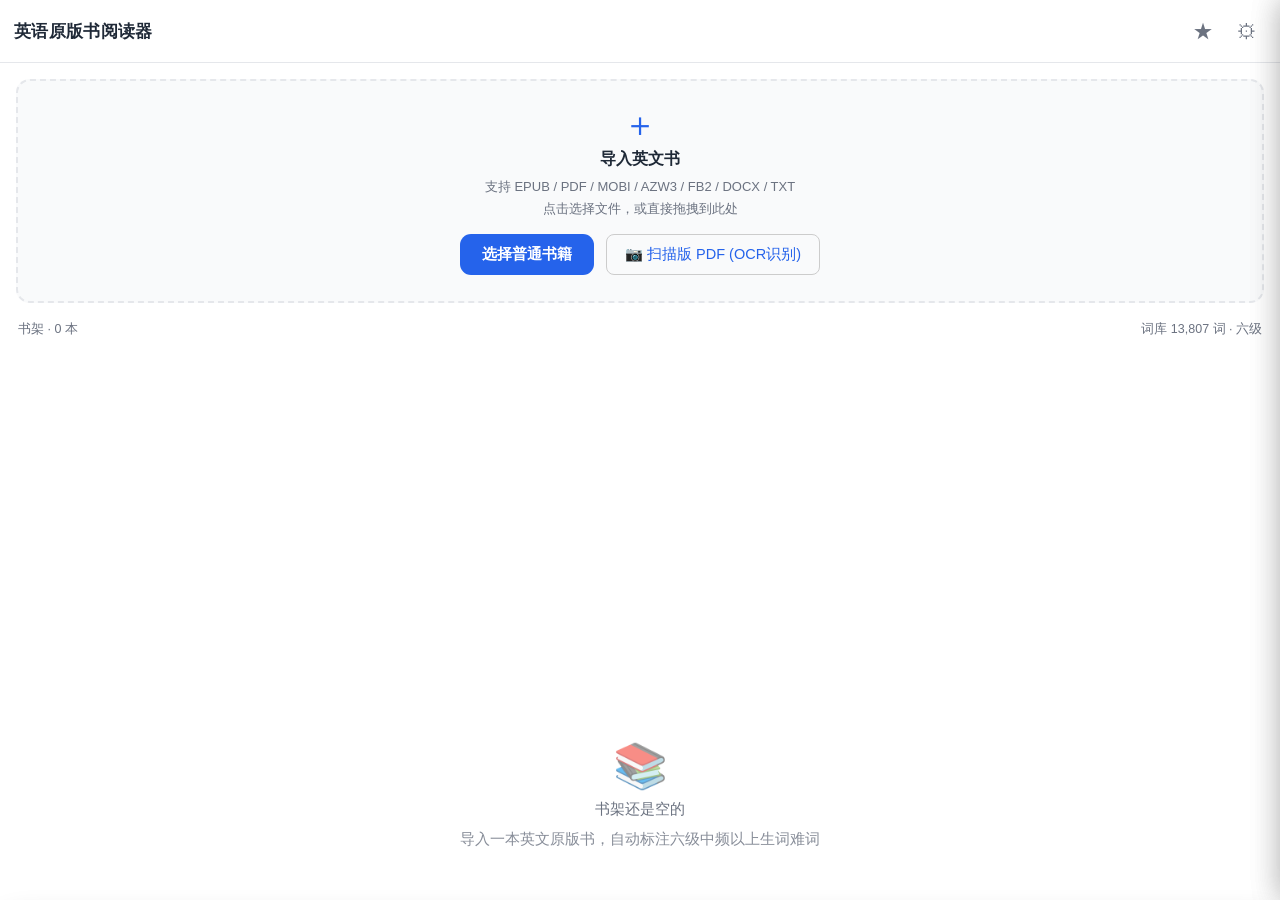
<file: app/src/main/assets/web/index.html>
<!DOCTYPE html>
<html lang="zh-CN">
<head>
<meta charset="utf-8">
<meta name="viewport" content="width=device-width,initial-scale=1,maximum-scale=1,user-scalable=no">
<title>条畅 · 原版书研读书库</title>
<link rel="stylesheet" href="style.css">
</head>
<body>

<!-- ============ 书架 ============ -->
<div id="shelf" class="screen active">
  <header class="bar">
    <div class="brand">英语原版书阅读器</div>
    <div class="bar-actions">
      <button id="btn-marks-entry" class="icon-btn" title="收藏夹 (生词/句式)">★</button>
      <button id="btn-settings" class="icon-btn" title="设置">⚙</button>
    </div>
  </header>

  <div id="dropzone">
    <div class="dz-inner">
      <div class="dz-icon">＋</div>
      <div class="dz-title">导入英文书</div>
      <div class="dz-sub">支持 EPUB / PDF / MOBI / AZW3 / FB2 / DOCX / TXT<br>点击选择文件，或直接拖拽到此处</div>
      <div class="import-actions">
        <button id="btn-import" class="primary">选择普通书籍</button>
        <button id="btn-import-ocr" class="secondary" title="支持拍照与纯图片扫描版 PDF">📷 扫描版 PDF (OCR识别)</button>
      </div>
      <input type="file" id="file-input" accept=".epub,.pdf,.txt,.md,.html,.mobi,.azw,.azw3,.prc,.fb2,.docx" hidden>
      <input type="file" id="ocr-file-input" accept=".pdf,image/*" hidden>
    </div>
  </div>

  <div class="shelf-meta">
    <span id="shelf-stat">书架</span>
    <span id="vocab-stat">词库加载中…</span>
  </div>

  <div id="book-list"></div>

  <div id="shelf-empty" class="empty-hint">
    <div class="eh-emoji">📚</div>
    <p>书架还是空的</p>
    <p class="eh-sub">导入一本英文原版书，自动标注六级中频以上生词难词</p>
  </div>
</div>

<!-- ============ 阅读器 ============ -->
<div id="reader" class="screen">
  <header class="bar reader-bar">
    <button id="btn-back" class="icon-btn">‹</button>
    <div class="reader-title">
      <span id="r-title">书名</span>
      <span id="r-progress">0%</span>
    </div>
    <button id="btn-toc" class="icon-btn" title="目录">☰</button>
    <button id="btn-etym-entry" class="icon-btn" title="三语历时音韵与全域词源全息视窗 (EtymoScope)" style="font-size:13px;width:auto;padding:0 8px">🏛️ 跨语词源</button>
  </header>

  <div id="progress-track"><div id="progress-fill"></div></div>

  <div id="book-view" class="book-body"></div>

  <footer class="reader-foot">
    <button id="btn-prev" class="foot-btn">‹ 上一章</button>
    <button id="btn-mode" class="foot-btn">仅生词</button>
    <button id="btn-next" class="foot-btn">下一章 ›</button>
  </footer>
</div>

<!-- ============ 侧边释义面板 ============ -->
<div id="overlay" class="overlay"></div>
<aside id="panel" class="panel">
  <div class="panel-head">
    <div class="panel-word-wrap">
      <div id="p-word">word</div>
      <div id="p-phonetic"></div>
    </div>
    <button id="btn-close-panel" class="icon-btn">✕</button>
  </div>

  <div class="panel-tags">
    <span id="p-tier" class="tag"></span>
    <span id="p-freq" class="tag ghost"></span>
  </div>

  <div class="panel-body">
    <div style="margin-bottom:10px">
      <button id="btn-panel-etym" class="primary small" style="width:100%;background:#5c3a21;border:none;padding:7px;border-radius:6px;font-size:12px;font-weight:600">🏛️ 查看三语历时拟音与全同义词源 (EtymoScope)</button>
    </div>
    <section class="sec">
      <div class="sec-title">释义 <span class="sec-hint">内置词库</span></div>
      <div id="p-def" class="def">—</div>
    </section>

    <section class="sec" id="sec-ctx">
      <div class="sec-title">原文语境</div>
      <div id="p-ctx" class="ctx"></div>
    </section>

    <section class="sec" id="sec-dict">
      <div class="sec-title">在线词典 <span class="sec-hint">有道</span></div>
      <div class="dict-actions">
        <button id="btn-dict" class="primary small">在侧栏打开有道释义</button>
        <button id="btn-dict-out" class="ghost small">外部浏览器</button>
      </div>
      <iframe id="dict-frame" class="dict-frame" referrerpolicy="no-referrer"
              sandbox="allow-scripts allow-same-origin allow-popups allow-forms"></iframe>
      <div id="dict-note" class="dict-note"></div>
    </section>
  </div>

  <div class="panel-foot">
    <button id="btn-ai-word" class="primary wide btn-ai-action">💡 TalkTree 本地大模型语境精讲</button>
    <button id="btn-star" class="ghost wide" style="margin-top:6px">☆ 收藏这个词</button>
  </div>
</aside>

<!-- ============ 高级句式面板 ============ -->
<aside id="sent-panel" class="panel">
  <div class="panel-head">
    <div class="panel-word-wrap">
      <div id="s-level">长难句</div>
      <div id="s-score"></div>
    </div>
    <button id="btn-close-sent" class="icon-btn">✕</button>
  </div>
  <div class="panel-body">
    <section class="sec">
      <div class="sec-title">原句</div>
      <div id="s-text" class="sent-text"></div>
    </section>
    <section class="sec">
      <div class="sec-title">句式结构</div>
      <div id="s-feats" class="feats"></div>
    </section>
    <section class="sec">
      <div class="sec-title">可复用高级句式模板</div>
      <div id="s-template" class="template"></div>
      <div style="display:flex;gap:8px;margin-top:10px">
        <button id="btn-ai-sent" class="primary wide btn-ai-action">🧠 本地大模型深度剖析 & 例句</button>
        <button id="btn-save-pattern" class="ghost wide">★ 收藏句式</button>
      </div>
    </section>
  </div>
</aside>

<!-- ============ 收藏夹 ============ -->
<div id="marks" class="screen">
  <header class="bar">
    <button id="btn-marks-back" class="icon-btn">‹</button>
    <div class="brand">我的收藏</div>
    <button id="btn-export" class="icon-btn" title="导出">⤓</button>
  </header>
  <div class="tabs">
    <button class="tab active" data-tab="words">生词 <span id="c-words">0</span></button>
    <button class="tab" data-tab="patterns">句式 <span id="c-patterns">0</span></button>
  </div>
  <div id="marks-body"></div>
</div>

<!-- ============ 设置 ============ -->
<div id="settings" class="sheet">
  <div class="sheet-inner">
    <div class="sheet-title">阅读设置</div>
    <div class="opt-row"><label>字号</label>
      <input type="range" id="opt-font" min="15" max="30" value="19">
      <span id="opt-font-v">19</span></div>
    <div class="opt-row"><label>行距</label>
      <input type="range" id="opt-lh" min="14" max="26" value="19">
      <span id="opt-lh-v">1.9</span></div>
    <div class="opt-row"><label>主题</label>
      <div class="seg" id="opt-theme">
        <button data-th="light" class="on">日间</button>
        <button data-th="sepia">护眼</button>
        <button data-th="dark">夜间</button>
      </div>
    </div>
    <div class="opt-row"><label>考纲</label>
      <div class="seg" id="opt-exam">
        <button data-ex="cet6" class="on">六级</button>
        <button data-ex="gre">GRE</button>
        <button data-ex="ielts">雅思</button>
        <button data-ex="toefl">托福</button>
      </div>
    </div>
    <div class="opt-row"><label>拓展</label>
      <div class="seg" id="opt-ext">
        <button data-ext="0" class="on">不含超纲词</button>
        <button data-ext="1">含超纲词</button>
      </div>
    </div>
    <div class="opt-row"><label>难度</label>
      <div class="seg" id="opt-tier">
        <button data-tier="3" class="on">中频+</button>
        <button data-tier="4">低频+</button>
        <button data-tier="5">核心词</button>
      </div>
    </div>
    <div class="opt-row"><label>离线模式</label>
      <div class="seg" id="opt-offline">
        <button data-off="0" class="on">关闭</button>
        <button data-off="1">开启</button>
      </div>
    </div>
    <div class="opt-hint" id="tier-hint">当前：六级 · 中频及以上（不联网，仅用内置释义）</div>
    <button id="btn-settings-close" class="primary wide">完成</button>
  </div>
</div>

<div id="toast" class="toast"></div>
<!-- ============ 划词浮动气泡 ============ -->
<div id="selection-bubble" class="sel-bubble">
  <button id="bubble-ask-ai" class="bubble-btn">💬 问 AI</button>
  <button id="bubble-explain" class="bubble-btn">💡 释义</button>
  <button id="bubble-etym" class="bubble-btn" style="background:#5c3a21;color:#fff">🏛️ 跨语词源·音标</button>
  <button id="bubble-copy" class="bubble-btn">📋 复制</button>
</div>

<!-- ============ 悬浮 AI 对话小球 ============ -->
<button id="fab-ai-chat" class="fab-ai" title="调起 TalkTree 树状研读小窗">
  <span class="fab-icon">🤖</span>
  <span class="fab-text">研读小窗</span>
</button>

<!-- ============ TalkTree 研读对话小窗 (半屏/抽屉/浮层) ============ -->
<div id="ai-modal" class="ai-modal">
  <div class="ai-modal-header">
    <div class="ai-modal-title-wrap">
      <div class="ai-modal-title">🌲 TalkTree 研读小窗</div>
      <div id="ai-modal-book-tag" class="ai-modal-book-tag">当前书本</div>
    </div>
    <div class="ai-modal-controls">
      <button id="btn-ai-clear" class="icon-btn small" title="清空对话">🗑</button>
      <button id="btn-ai-min" class="icon-btn small" title="最小化">🗕</button>
      <button id="btn-ai-close" class="icon-btn small" title="关闭">✕</button>
    </div>
  </div>

  <div class="ai-modal-hint-archive">
    <span>📌 会话自动归档至：</span><b id="ai-archive-root-name">📖 书籍专属 Root 对话树</b>
  </div>

  <!-- 消息容器 -->
  <div id="ai-messages" class="ai-messages-view">
    <div class="ai-msg ai-msg-assistant">
      <div class="ai-msg-avatar">🌲</div>
      <div class="ai-msg-content">
        你好！我是 <b>TalkTree 研读助手</b>。你可以在阅读过程中随时划选段落、提问生词长难句。所有研读问答将自动归档在此书的专属 Root 节点下。
      </div>
    </div>
  </div>

  <!-- 快捷提示词标签栏 -->
  <div class="ai-quick-prompts">
    <button class="ai-chip" data-prompt="请详细剖析这句话的句法结构（主干、从句嵌套、非谓语动词）并给出学术写作仿写建议。">句法嵌套剖析</button>
    <button class="ai-chip" data-prompt="请根据当前书本语境，解析核心生词的熟词生义、学术考点并给出2个地道学术考题级例句。">熟词生义与例句</button>
    <button class="ai-chip" data-prompt="请用通俗易懂的中文概括提炼本章节/本段落的核心思想与修辞技巧。">段落主旨提炼</button>
  </div>

  <!-- 输入区 -->
  <div class="ai-input-wrap">
    <textarea id="ai-input-text" placeholder="输入提问，或直接点击上方快捷标签…" rows="1"></textarea>
    <button id="btn-ai-send" class="primary">发送</button>
  </div>
</div>

<!-- ============ 三语历时音韵与全同义词源全息视窗 (EtymoScope) ============ -->
<div id="etym-modal" class="etym-modal">
  <div class="etym-modal-header">
    <div class="etym-modal-title-wrap">
      <div class="etym-modal-title">🏛️ 跨语历时音韵与全同义词源 (EtymoScope)</div>
      <div class="etym-speed-ctrl">
        <span class="speed-label">离线发音倍速:</span>
        <button class="btn-speed active" data-speed="1.0">1.0x</button>
        <button class="btn-speed" data-speed="0.75">0.75x</button>
        <button class="btn-speed" data-speed="0.5">0.5x</button>
        <button class="btn-speed" data-speed="1.25">1.25x</button>
      </div>
    </div>
    <div class="etym-modal-controls">
      <button id="btn-etym-close" class="icon-btn small" title="关闭">✕</button>
    </div>
  </div>

  <div class="etym-search-bar">
    <input type="text" id="etym-input" placeholder="输入汉字（如 神圣/光/智）、俄语（святой/свет）或英语（holy/light）…" />
    <button id="btn-etym-search" class="primary small">全息检索</button>
  </div>

  <div id="etym-content-view" class="etym-content-scroll">
    <!-- 动态渲染三语卡片与多套拟音 -->
  </div>
</div>

<script src="vocab2-data.js"></script>
<script src="vocab_ru-data.js"></script>
<script src="vocab.js"></script>
<script src="cmn_phonology.js"></script>
<script src="etym_eng_database.js"></script>
<script src="etym_rus_database.js"></script>
<script src="etym_cross_align.js"></script>
<script src="ipa_audio_engine.js"></script>
<script src="inflate.js"></script>
<script src="epub.js"></script>
<script src="reader.js"></script>
</body>
</html>
</file>
<file: app/src/main/assets/web/style.css>
/* ================= 基础与主题 ================= */
:root{
  --bg:#ffffff; --fg:#1f2937; --muted:#6b7280; --line:#e5e7eb;
  --card:#f9fafb; --accent:#2563eb; --accent-soft:#dbeafe;
  --hi:#c0392b;        /* 生词高亮 */
  --hi-bg:#fdece9;
  --sent:#7c3aed; --sent-bg:#f3e8ff;
  --star:#f59e0b;
  --radius:14px;
  --read-font:19px; --read-lh:1.9;
}
[data-theme="sepia"]{ --bg:#f7f1e3; --fg:#3b3226; --muted:#7a6f5d;
  --line:#e3d9c6; --card:#fdf9f0; --accent-soft:#ece2c8; }
[data-theme="dark"]{ --bg:#12161c; --fg:#d8dee9; --muted:#8b95a5;
  --line:#262d38; --card:#1a202a; --accent:#60a5fa; --accent-soft:#1e3a5f;
  --hi:#ff8a7a; --hi-bg:#3a1f1c; --sent:#c4b5fd; --sent-bg:#2a2140; }

*{box-sizing:border-box; -webkit-tap-highlight-color:transparent;}
html,body{margin:0;padding:0;height:100%;}
body{
  background:var(--bg); color:var(--fg);
  font-family:-apple-system,"PingFang SC","Noto Sans CJK SC",Roboto,"Helvetica Neue",sans-serif;
  overscroll-behavior:none;
}
button{font-family:inherit; cursor:pointer; border:none; background:none; color:inherit;}

.screen{position:fixed; inset:0; display:none; flex-direction:column; background:var(--bg);}
.screen.active{display:flex;}

/* ================= 顶栏 ================= */
.bar{
  flex:0 0 auto; display:flex; align-items:center; gap:10px;
  padding:12px 14px; background:var(--bg);
  border-bottom:1px solid var(--line);
  padding-top:calc(12px + env(safe-area-inset-top));
}
.brand{font-size:17px; font-weight:700; letter-spacing:.3px;}
.bar-actions{margin-left:auto; display:flex; gap:6px;}
.icon-btn{
  width:38px;height:38px;border-radius:10px;display:grid;place-items:center;
  font-size:20px;color:var(--muted);
}
.icon-btn:active{background:var(--card);}

/* ================= 书架 ================= */
#dropzone{
  margin:16px; padding:26px 18px; border:2px dashed var(--line);
  border-radius:var(--radius); background:var(--card); text-align:center;
  transition:.2s;
}
#dropzone.over{border-color:var(--accent); background:var(--accent-soft);}
.dz-icon{font-size:34px;color:var(--accent);line-height:1;}
.dz-title{font-size:16px;font-weight:700;margin:8px 0 6px;}
.dz-sub{font-size:13px;color:var(--muted);line-height:1.7;margin-bottom:14px;}
.primary{
  background:var(--accent); color:#fff; padding:11px 22px;
  border-radius:11px; font-size:15px; font-weight:600;
}
.primary:active{opacity:.85;}
.ghost{border:1px solid var(--line); background:var(--card);
  padding:10px 18px; border-radius:11px; font-size:14px; color:var(--fg);}
.small{padding:9px 14px; font-size:13.5px;}
.wide{width:100%; padding:14px; font-size:15.5px;}

.shelf-meta{
  display:flex; justify-content:space-between; align-items:center;
  padding:2px 18px 8px; font-size:12.5px; color:var(--muted);
}
#book-list{padding:0 16px 30px; overflow-y:auto; flex:1;}

.book-card{
  display:flex; gap:13px; padding:14px; margin-bottom:11px;
  background:var(--card); border:1px solid var(--line);
  border-radius:var(--radius); position:relative;
}
.book-card:active{opacity:.9;}
.book-cover{
  flex:0 0 52px; height:70px; border-radius:8px;
  background:linear-gradient(145deg,var(--accent),#7c3aed);
  display:grid; place-items:center; color:#fff; font-size:22px; font-weight:700;
}
.book-info{flex:1; min-width:0;}
.book-name{font-size:15px; font-weight:650; line-height:1.4;
  overflow:hidden; text-overflow:ellipsis; display:-webkit-box;
  -webkit-line-clamp:2; -webkit-box-orient:vertical;}
.book-stats{font-size:12px; color:var(--muted); margin-top:7px; line-height:1.7;}
.book-stats b{color:var(--hi); font-weight:650;}
.book-del{
  position:absolute; right:8px; top:8px; width:30px; height:30px;
  border-radius:8px; color:var(--muted); font-size:16px;
  display:grid; place-items:center;
}
.book-del:active{background:var(--bg);}
.empty-hint{text-align:center; padding:40px 30px; color:var(--muted);}
.eh-emoji{font-size:44px; opacity:.6;}
.empty-hint p{margin:8px 0; font-size:14.5px;}
.eh-sub{font-size:12.5px; line-height:1.7; opacity:.8;}

/* ================= 阅读器 ================= */
.reader-bar{gap:4px;}
.reader-title{flex:1; min-width:0; display:flex; flex-direction:column; gap:2px;}
#r-title{font-size:14.5px; font-weight:650; white-space:nowrap;
  overflow:hidden; text-overflow:ellipsis;}
#r-progress{font-size:11.5px; color:var(--muted);}
#progress-track{height:3px; background:var(--line); flex:0 0 auto;}
#progress-fill{height:100%; width:0%; background:var(--accent); transition:width .25s;}

.book-body{
  flex:1; overflow-y:auto; padding:22px 20px 40px;
  -webkit-overflow-scrolling:touch;
}
.book-body p{
  font-size:var(--read-font); line-height:var(--read-lh);
  margin:0 0 1.05em; text-align:justify; text-justify:inter-word;
  word-wrap:break-word;
}
.book-body h1{font-size:calc(var(--read-font) * 1.5); line-height:1.4;
  margin:1.4em 0 .7em; font-weight:700;}
.book-body h2{font-size:calc(var(--read-font) * 1.3); line-height:1.4;
  margin:1.3em 0 .6em; font-weight:700;}
.book-body h3{font-size:calc(var(--read-font) * 1.15); margin:1.2em 0 .5em; font-weight:650;}
.book-body h4,.book-body h5,.book-body h6{
  font-size:var(--read-font); margin:1.1em 0 .5em; font-weight:650;}

/* --- 生词标注 --- */
w.hw{
  color:var(--hi); background:var(--hi-bg);
  border-bottom:1.5px solid var(--hi);
  padding:0 1px; border-radius:3px; cursor:pointer;
  font-weight:inherit;
}
w.hw:active{background:var(--hi); color:#fff;}
w.hw.t5{border-bottom-style:double; border-bottom-width:3px;}
w.hw.t4{border-bottom-style:dashed;}
/* 超纲拓展词：用区别于考纲词的琥珀色，提示"不在所选考纲内" */
w.hw.hw-ext{
  color:#a06000; background:rgba(214,150,40,.14);
  border-bottom-color:#c8871a;
  border-bottom-style:dotted;
}
w.hw.hw-ext:active{background:#c8871a; color:#fff;}
body.only-hard p{opacity:.42;}
body.only-hard w.hw{opacity:1;}

/* --- 长难句标注：仅左侧细线与角标，正文保持可读 --- */
.sent-mark{
  border-left:2px solid var(--sent);
  padding-left:6px; margin-left:-8px;
  cursor:pointer;
}
body.only-hard .sent-mark{border-left-color:transparent;}
.sent-tag{
  font-size:10px; color:var(--sent); font-weight:700;
  vertical-align:super; margin:0 4px 0 3px; cursor:pointer;
  border:1px solid var(--sent); border-radius:4px; padding:0 4px;
  white-space:nowrap; letter-spacing:.2px;
}
.sent-tag:active{background:var(--sent); color:#fff;}

.reader-foot{
  flex:0 0 auto; display:flex; gap:8px; padding:9px 12px;
  border-top:1px solid var(--line); background:var(--bg);
  padding-bottom:calc(9px + env(safe-area-inset-bottom));
}
.foot-btn{
  flex:1; padding:12px 6px; border-radius:11px; font-size:13.5px;
  background:var(--card); border:1px solid var(--line); color:var(--fg);
  overflow:hidden; text-overflow:ellipsis; white-space:nowrap;
}
.foot-btn:active{background:var(--line);}
.foot-btn.on{background:var(--accent); color:#fff; border-color:var(--accent);}

/* ================= 侧边面板 ================= */
.overlay{
  position:fixed; inset:0; background:rgba(0,0,0,.42);
  opacity:0; pointer-events:none; transition:.25s; z-index:40;
}
.overlay.on{opacity:1; pointer-events:auto;}

.panel{
  position:fixed; top:0; right:0; height:100%; width:min(92vw,430px);
  background:var(--bg); z-index:50; display:flex; flex-direction:column;
  transform:translateX(102%); transition:transform .28s cubic-bezier(.4,0,.2,1);
  box-shadow:-8px 0 30px rgba(0,0,0,.18);
}
.panel.on{transform:translateX(0);}
.panel-head{
  flex:0 0 auto; display:flex; align-items:flex-start; gap:10px;
  padding:16px 14px 12px; border-bottom:1px solid var(--line);
  background:var(--card);
  padding-top:calc(16px + env(safe-area-inset-top));
}
.panel-word-wrap{flex:1; min-width:0;}
#p-word{font-size:24px; font-weight:750; letter-spacing:.2px;
  word-break:break-word; line-height:1.25;}
#p-phonetic{font-size:13px; color:var(--muted); margin-top:3px;}
#s-level{font-size:19px; font-weight:750;}
#s-score{font-size:12.5px; color:var(--muted); margin-top:3px;}

.panel-tags{display:flex; gap:7px; padding:10px 14px 0; flex-wrap:wrap;}
.tag{font-size:11.5px; padding:3.5px 10px; border-radius:20px;
  background:var(--hi-bg); color:var(--hi); font-weight:600;}
.tag.ghost{background:var(--card); color:var(--muted); font-weight:500;}
.tag.t5{background:var(--sent-bg); color:var(--sent);}
.tag.ext{background:rgba(214,150,40,.16); color:#a06000;}

.panel-body{flex:1; overflow-y:auto; padding:6px 14px 14px;}
.sec{margin-top:16px;}
.sec-title{
  font-size:12.5px; font-weight:700; color:var(--muted);
  letter-spacing:.6px; margin-bottom:9px; display:flex;
  align-items:center; gap:7px;
}
.sec-hint{font-weight:400; font-size:11px; opacity:.75;
  border:1px solid var(--line); border-radius:5px; padding:0 5px;}
.def{font-size:15.5px; line-height:1.85; word-break:break-word;}
.def .pos{color:var(--accent); font-weight:650; font-style:italic;
  margin-right:4px;}
.ctx{
  font-size:14.5px; line-height:1.85; padding:12px 13px;
  background:var(--card); border-left:3px solid var(--accent);
  border-radius:0 9px 9px 0; color:var(--fg);
}
.ctx mark{background:var(--hi-bg); color:var(--hi); font-weight:650;
  padding:0 2px; border-radius:3px;}

.dict-actions{display:flex; gap:8px; margin-bottom:10px;}
.dict-frame{
  width:100%; height:0; border:1px solid var(--line); border-radius:11px;
  background:#fff; transition:height .25s;
}
.dict-frame.on{height:430px;}
.dict-note{font-size:11.5px; color:var(--muted); line-height:1.6; margin-top:8px;}

.panel-foot{
  flex:0 0 auto; padding:11px 14px;
  padding-bottom:calc(11px + env(safe-area-inset-bottom));
  border-top:1px solid var(--line); background:var(--card);
}
#btn-star.on{background:var(--star); color:#fff;}

.sent-text{font-size:15.5px; line-height:1.85; padding:12px 13px;
  background:var(--card); border-radius:11px;}
.feats{display:flex; flex-direction:column; gap:8px;}
.feat{display:flex; gap:9px; align-items:baseline; font-size:14px;}
.feat-k{flex:0 0 auto; font-size:11.5px; font-weight:700;
  color:var(--sent); background:var(--sent-bg); padding:2.5px 9px;
  border-radius:6px;}
.feat-v{color:var(--fg); line-height:1.6; font-size:13.5px;}
.template{
  font-size:15px; line-height:1.9; padding:13px;
  background:var(--card); border:1px dashed var(--sent);
  border-radius:11px; margin-bottom:10px; font-style:italic;
}
.template .slot{color:var(--sent); font-weight:700; font-style:normal;
  border-bottom:1.5px solid var(--sent); padding:0 3px;}

/* ================= 收藏 ================= */
.tabs{display:flex; gap:0; border-bottom:1px solid var(--line); flex:0 0 auto;}
.tab{flex:1; padding:13px; font-size:14px; color:var(--muted);
  border-bottom:2.5px solid transparent; font-weight:600;}
.tab.active{color:var(--accent); border-bottom-color:var(--accent);}
.tab span{font-size:11.5px; opacity:.8;}
#marks-body{flex:1; overflow-y:auto; padding:12px 16px 30px;}

.mk-item{
  padding:13px; margin-bottom:10px; background:var(--card);
  border:1px solid var(--line); border-radius:12px;
}
.mk-head{display:flex; align-items:baseline; gap:8px;}
.mk-word{font-size:16.5px; font-weight:700;}
.mk-ph{font-size:12px; color:var(--muted);}
.mk-del{margin-left:auto; color:var(--muted); font-size:15px;
  padding:2px 8px; border-radius:7px;}
.mk-def{font-size:13.5px; line-height:1.75; margin-top:7px;}
.mk-ctx{font-size:12.5px; color:var(--muted); line-height:1.65;
  margin-top:7px; padding-left:10px; border-left:2px solid var(--line);}
.mk-actions{display:flex; gap:8px; margin-top:10px;}
.mk-actions button{font-size:12.5px; padding:7px 13px; border-radius:9px;}
.mk-pattern{font-size:14.5px; line-height:1.85; font-style:italic;}

/* ================= 设置面板 ================= */
.sheet{
  position:fixed; left:0; right:0; bottom:0; z-index:60;
  background:var(--bg); border-radius:20px 20px 0 0;
  box-shadow:0 -8px 30px rgba(0,0,0,.2);
  transform:translateY(105%); transition:transform .3s cubic-bezier(.4,0,.2,1);
  max-height:88vh; overflow-y:auto;
}
.sheet.on{transform:translateY(0);}
.sheet-inner{padding:22px 20px;
  padding-bottom:calc(22px + env(safe-area-inset-bottom));}
.sheet-title{font-size:17px; font-weight:750; margin-bottom:20px;}
.opt-row{display:flex; align-items:center; gap:12px; margin-bottom:18px;
  font-size:14px;}
.opt-row label{flex:0 0 62px; color:var(--muted); font-size:13px;}
.opt-row input[type=range]{flex:1; accent-color:var(--accent);}
.opt-row span{flex:0 0 34px; text-align:right; font-size:13px;
  color:var(--muted);}
.seg{display:flex; gap:6px; flex:1;}
.seg button{flex:1; padding:9px 6px; border-radius:9px; font-size:13px;
  background:var(--card); border:1px solid var(--line); color:var(--muted);}
.seg button.on{background:var(--accent); color:#fff; border-color:var(--accent);}
.opt-hint{font-size:12px; color:var(--muted); line-height:1.65;
  margin:-6px 0 18px; padding:10px 12px; background:var(--card);
  border-radius:9px;}

/* ================= 提示 ================= */
.toast{
  position:fixed; left:50%; bottom:80px; transform:translate(-50%,20px);
  background:rgba(30,35,45,.94); color:#fff; font-size:13.5px;
  padding:11px 20px; border-radius:11px; z-index:99;
  opacity:0; pointer-events:none; transition:.25s; max-width:80vw;
  text-align:center; line-height:1.5;
}
.toast.on{opacity:1; transform:translate(-50%,0);}

/* 加载进度 */
.loading{text-align:center; padding:50px 20px; color:var(--muted);}
.spinner{
  width:34px;height:34px;margin:0 auto 14px;
  border:3px solid var(--line); border-top-color:var(--accent);
  border-radius:50%; animation:spin .8s linear infinite;
}
@keyframes spin{to{transform:rotate(360deg);}}

/* =====================================================================
 *  TalkTree 专属扩展样式：AI 对话小窗 / 悬浮球 / 划词气泡 / OCR 动作
 * ===================================================================== */

.import-actions {
  display: flex;
  gap: 12px;
  justify-content: center;
  flex-wrap: wrap;
  margin-top: 14px;
}

button.secondary {
  background: var(--card, #fff);
  color: var(--accent, #1a73e8);
  border: 1px solid var(--border, #ccc);
  padding: 10px 18px;
  border-radius: 8px;
  font-size: 14.5px;
  font-weight: 500;
  cursor: pointer;
  transition: all 0.2s ease;
}
button.secondary:active {
  background: var(--bg, #f5f5f5);
  transform: scale(0.98);
}

.btn-ai-action {
  background: linear-gradient(135deg, #1e528e, #2d73be) !important;
  color: #fff !important;
  border: none !important;
  box-shadow: 0 3px 8px rgba(30,82,142,0.25);
  display: flex;
  align-items: center;
  justify-content: center;
  gap: 6px;
  font-weight: 600;
}
.btn-ai-action:active {
  transform: scale(0.98);
  filter: brightness(0.92);
}

/* 划词浮动气泡 */
.sel-bubble {
  position: absolute;
  display: none;
  background: #202124;
  color: #fff;
  border-radius: 20px;
  padding: 4px 8px;
  box-shadow: 0 4px 16px rgba(0,0,0,0.35);
  z-index: 1000;
  transform: translate(-50%, -100%);
  margin-top: -10px;
  white-space: nowrap;
  animation: fadeIn 0.15s ease-out;
}
.sel-bubble::after {
  content: "";
  position: absolute;
  top: 100%;
  left: 50%;
  margin-left: -5px;
  border-width: 5px;
  border-style: solid;
  border-color: #202124 transparent transparent transparent;
}
.bubble-btn {
  background: transparent;
  border: none;
  color: #fff;
  font-size: 13px;
  padding: 5px 9px;
  cursor: pointer;
  border-radius: 12px;
}
.bubble-btn:active {
  background: rgba(255,255,255,0.2);
}

/* 悬浮 AI 对话小球 */
.fab-ai {
  position: fixed;
  right: 20px;
  bottom: 84px;
  background: linear-gradient(135deg, #2b6cb0, #3182ce);
  color: #fff;
  border: none;
  border-radius: 28px;
  padding: 10px 16px;
  box-shadow: 0 6px 18px rgba(43,108,176,0.4);
  display: none;
  align-items: center;
  gap: 8px;
  z-index: 800;
  cursor: pointer;
  font-size: 14px;
  font-weight: 600;
  transition: all 0.25s cubic-bezier(0.175, 0.885, 0.32, 1.275);
}
.fab-ai:active {
  transform: scale(0.92);
}
.fab-icon {
  font-size: 18px;
}

/* TalkTree AI 研读小窗 (抽屉/半屏面板) */
.ai-modal {
  position: fixed;
  left: 0;
  right: 0;
  bottom: -100%;
  max-width: 680px;
  margin: 0 auto;
  height: 70vh;
  background: var(--card, #ffffff);
  border-top-left-radius: 20px;
  border-top-right-radius: 20px;
  box-shadow: 0 -8px 30px rgba(0,0,0,0.25);
  display: flex;
  flex-direction: column;
  z-index: 900;
  transition: bottom 0.3s cubic-bezier(0.1, 0.9, 0.2, 1);
  border-top: 1px solid var(--border, #eee);
}
.ai-modal.active {
  bottom: 0;
}
.ai-modal.minimized {
  bottom: -58vh;
}

.ai-modal-header {
  display: flex;
  justify-content: space-between;
  align-items: center;
  padding: 12px 18px;
  border-bottom: 1px solid var(--border, #eee);
  background: var(--bar-bg, rgba(245,245,245,0.7));
  backdrop-filter: blur(8px);
  border-top-left-radius: 20px;
  border-top-right-radius: 20px;
}
.ai-modal-title-wrap {
  display: flex;
  align-items: center;
  gap: 8px;
}
.ai-modal-title {
  font-weight: 700;
  font-size: 16px;
  color: var(--fg, #111);
}
.ai-modal-book-tag {
  font-size: 11px;
  padding: 2px 7px;
  background: rgba(43,108,176,0.12);
  color: #2b6cb0;
  border-radius: 10px;
  max-width: 150px;
  white-space: nowrap;
  overflow: hidden;
  text-overflow: ellipsis;
}
.ai-modal-controls {
  display: flex;
  gap: 6px;
}
.icon-btn.small {
  width: 30px;
  height: 30px;
  font-size: 13px;
}

.ai-modal-hint-archive {
  padding: 6px 16px;
  font-size: 12px;
  background: rgba(49, 130, 206, 0.08);
  color: var(--muted, #666);
  border-bottom: 1px solid var(--border, #f0f0f0);
  display: flex;
  align-items: center;
  gap: 4px;
}
.ai-modal-hint-archive b {
  color: #2b6cb0;
}

.ai-messages-view {
  flex: 1;
  overflow-y: auto;
  padding: 16px;
  display: flex;
  flex-direction: column;
  gap: 14px;
}

.ai-msg {
  display: flex;
  gap: 10px;
  max-width: 90%;
  animation: fadeIn 0.2s ease-out;
}
.ai-msg-user {
  align-self: flex-end;
  flex-direction: row-reverse;
}
.ai-msg-assistant {
  align-self: flex-start;
}
.ai-msg-avatar {
  width: 32px;
  height: 32px;
  border-radius: 50%;
  background: #edf2f7;
  display: flex;
  align-items: center;
  justify-content: center;
  font-size: 16px;
  flex-shrink: 0;
}
.ai-msg-content {
  background: var(--bg, #f7f9fa);
  color: var(--fg, #222);
  padding: 11px 15px;
  border-radius: 14px;
  font-size: 14.5px;
  line-height: 1.6;
  word-break: break-word;
  box-shadow: 0 1px 3px rgba(0,0,0,0.06);
}
.ai-msg-user .ai-msg-content {
  background: linear-gradient(135deg, #2b6cb0, #3182ce);
  color: #fff;
  border-bottom-right-radius: 4px;
}
.ai-msg-assistant .ai-msg-content {
  border-bottom-left-radius: 4px;
}

/* 思考过程折叠卡片 */
.ai-thinking-box {
  background: rgba(0,0,0,0.04);
  border-left: 3px solid #3182ce;
  padding: 8px 12px;
  border-radius: 6px;
  margin-bottom: 8px;
  font-size: 13px;
  color: var(--muted, #666);
}
.ai-thinking-summary {
  cursor: pointer;
  font-weight: 600;
  user-select: none;
}

/* 快捷 Prompt 标签 */
.ai-quick-prompts {
  display: flex;
  gap: 8px;
  overflow-x: auto;
  padding: 8px 16px;
  border-top: 1px solid var(--border, #eee);
  background: var(--bar-bg, #fafafa);
  scrollbar-width: none;
}
.ai-quick-prompts::-webkit-scrollbar {
  display: none;
}
.ai-chip {
  background: var(--card, #fff);
  border: 1px solid var(--border, #ddd);
  border-radius: 16px;
  padding: 5px 12px;
  font-size: 12.5px;
  color: var(--fg, #444);
  white-space: nowrap;
  cursor: pointer;
  flex-shrink: 0;
  transition: all 0.2s;
}
.ai-chip:active {
  background: var(--accent, #3182ce);
  color: #fff;
}

/* 输入栏 */
.ai-input-wrap {
  display: flex;
  padding: 10px 16px;
  gap: 10px;
  border-top: 1px solid var(--border, #eee);
  background: var(--card, #fff);
}
.ai-input-wrap textarea {
  flex: 1;
  border: 1px solid var(--border, #ccc);
  border-radius: 20px;
  padding: 8px 14px;
  font-size: 14px;
  resize: none;
  outline: none;
  font-family: inherit;
  background: var(--bg, #fcfcfc);
  color: var(--fg, #111);
}
.ai-input-wrap textarea:focus {
  border-color: #3182ce;
}
.ai-input-wrap button {
  border-radius: 20px;
  padding: 8px 16px;
  font-size: 14px;
}

/* 夜间与护眼适配 */
[data-theme="dark"] .ai-modal {
  background: #1e1e1e;
  border-top-color: #333;
}
[data-theme="dark"] .ai-msg-content {
  background: #2d2d2d;
  color: #e0e0e0;
}
[data-theme="dark"] .ai-modal-header,
[data-theme="dark"] .ai-quick-prompts,
[data-theme="dark"] .ai-input-wrap {
  background: #181818;
  border-color: #2f2f2f;
}
[data-theme="dark"] .ai-chip {
  background: #262626;
  border-color: #3a3a3a;
  color: #bbb;
}
[data-theme="dark"] .ai-input-wrap textarea {
  background: #252525;
  color: #eee;
  border-color: #3a3a3a;
}

/* ============================================================
   EtymoScope 三语历史拟音与全同义词源全息视窗
   ============================================================ */
.etym-modal {
  position: fixed;
  bottom: 0;
  left: 0;
  right: 0;
  height: 86vh;
  max-height: 86vh;
  background: #fbf9f5;
  color: #2b2b2b;
  border-top: 2px solid #8c6d48;
  border-top-left-radius: 16px;
  border-top-right-radius: 16px;
  box-shadow: 0 -8px 28px rgba(0,0,0,0.25);
  z-index: 1000;
  display: flex;
  flex-direction: column;
  transform: translateY(105%);
  transition: transform 0.3s cubic-bezier(0.2, 0.9, 0.3, 1);
}
.etym-modal.open {
  transform: translateY(0);
}
.etym-modal-header {
  display: flex;
  align-items: center;
  justify-content: space-between;
  padding: 12px 16px;
  background: #efebe4;
  border-bottom: 1px solid #dfd7cc;
  border-top-left-radius: 14px;
  border-top-right-radius: 14px;
}
.etym-modal-title {
  font-size: 15px;
  font-weight: 700;
  color: #5c3a21;
}
.etym-speed-ctrl {
  display: flex;
  align-items: center;
  gap: 4px;
  margin-top: 4px;
}
.speed-label {
  font-size: 11px;
  color: #795548;
}
.btn-speed {
  background: #fff;
  border: 1px solid #d7ccc8;
  border-radius: 4px;
  font-size: 11px;
  padding: 2px 6px;
  cursor: pointer;
  color: #5d4037;
}
.btn-speed.active {
  background: #5c3a21;
  color: #fff;
  border-color: #5c3a21;
  font-weight: bold;
}
.etym-search-bar {
  display: flex;
  gap: 8px;
  padding: 10px 16px;
  background: #f7f3ed;
  border-bottom: 1px solid #e5ded4;
}
.etym-search-bar input {
  flex: 1;
  border: 1px solid #cfc4b6;
  border-radius: 6px;
  padding: 7px 12px;
  font-size: 13.5px;
  outline: none;
  background: #fff;
}
.etym-content-scroll {
  flex: 1;
  overflow-y: auto;
  padding: 14px 16px;
  display: flex;
  flex-direction: column;
  gap: 16px;
  font-family: -apple-system, BlinkMacSystemFont, "Segoe UI", Roboto, "PingFang SC", "Times New Roman", serif;
}
.etym-summary-card {
  background: #f3ede2;
  border: 1px solid #ded3c1;
  border-left: 4px solid #8c6d48;
  border-radius: 6px;
  padding: 10px 14px;
  font-size: 13px;
  line-height: 1.5;
  color: #4e342e;
}
.etym-sec-title {
  font-size: 14px;
  font-weight: 700;
  color: #5c3a21;
  border-bottom: 1px solid #e0d5c5;
  padding-bottom: 6px;
  margin-bottom: 10px;
  display: flex;
  align-items: center;
  justify-content: space-between;
}
.etym-grid {
  display: flex;
  flex-direction: column;
  gap: 10px;
}
.etym-card {
  background: #fff;
  border: 1px solid #e5dcce;
  border-radius: 8px;
  padding: 12px 14px;
  box-shadow: 0 1px 3px rgba(0,0,0,0.04);
}
.etym-card-head {
  display: flex;
  align-items: center;
  justify-content: space-between;
  margin-bottom: 6px;
}
.etym-card-word {
  font-size: 16px;
  font-weight: 700;
  color: #1a1a1a;
}
.etym-badges {
  display: flex;
  gap: 6px;
  flex-wrap: wrap;
}
.badge-origin {
  font-size: 11px;
  padding: 2px 7px;
  border-radius: 4px;
  font-weight: 600;
  background: #efebe9;
  color: #4e342e;
}
.badge-origin.germanic { background: #e8f5e9; color: #1b5e20; }
.badge-origin.latin { background: #e3f2fd; color: #0d47a1; }
.badge-origin.greek { background: #f3e5f5; color: #4a148c; }
.badge-origin.slavic { background: #fff3e0; color: #e65100; }
.badge-origin.church-slavic { background: #fbe9e7; color: #bf360c; }
.badge-rarity {
  font-size: 11px;
  padding: 2px 6px;
  border-radius: 4px;
  background: #f5f5f5;
  color: #616161;
}
.etym-ipa-row {
  display: flex;
  align-items: center;
  gap: 8px;
  margin: 5px 0;
  font-size: 13.5px;
  flex-wrap: wrap;
}
.ipa-tag {
  font-size: 11px;
  font-weight: bold;
  padding: 1px 5px;
  border-radius: 3px;
}
.ipa-tag.modern { background: #e0f2fe; color: #0369a1; }
.ipa-tag.trad { background: #fef3c7; color: #b45309; }
.ipa-tag.rus { background: #ffedd5; color: #c2410c; }
.ipa-tag.cmn { background: #f1f5f9; color: #334155; }
.ipa-val {
  font-family: "Lucida Sans Unicode", "Doulos SIL", "Charis SIL", "Times New Roman", sans-serif;
  font-weight: 600;
  color: #262626;
}
.btn-speak-ipa {
  background: #fafafa;
  border: 1px solid #d4d4d4;
  border-radius: 4px;
  cursor: pointer;
  font-size: 11.5px;
  padding: 1px 6px;
  margin-left: 2px;
  color: #404040;
}
.btn-speak-ipa:active {
  background: #5c3a21;
  color: #fff;
}
.etym-desc {
  font-size: 12.5px;
  color: #555;
  line-height: 1.5;
  margin-top: 6px;
  border-top: 1px dashed #eee;
  padding-top: 6px;
}

/* 汉语历时多套拟音对比表格 */
.cmn-reconstruct-table {
  width: 100%;
  border-collapse: collapse;
  font-size: 12.5px;
  margin-top: 6px;
  background: #faf8f5;
  border: 1px solid #e8e2d8;
}
.cmn-reconstruct-table th, .cmn-reconstruct-table td {
  border: 1px solid #e8e2d8;
  padding: 6px 8px;
  text-align: left;
}
.cmn-reconstruct-table th {
  background: #ede6dc;
  color: #4e342e;
  font-weight: 600;
  width: 32%;
}

.ipa-pill { font-size: 11.5px; padding: 2px 6px; border-radius: 4px; font-weight: 600; }
.ipa-pill.modern { background: #e0f2fe; color: #0369a1; }
.ipa-pill.trad { background: #fef3c7; color: #b45309; }
.ipa-pill.rus { background: #ffedd5; color: #c2410c; }
.btn-speak-mini { background: none; border: 1px solid #ddd; border-radius: 4px; cursor: pointer; font-size: 11px; padding: 1px 4px; }

/* 深色模式适配 */
[data-theme="dark"] .etym-modal {
  background: #1c1a17;
  color: #dcd6cd;
  border-top-color: #5c442a;
}
[data-theme="dark"] .etym-modal-header,
[data-theme="dark"] .etym-search-bar {
  background: #23201c;
  border-color: #38322c;
}
[data-theme="dark"] .etym-card {
  background: #26231f;
  border-color: #3a342d;
}
[data-theme="dark"] .etym-card-word {
  color: #f5f0e6;
}
[data-theme="dark"] .cmn-reconstruct-table {
  background: #23201c;
  border-color: #38322c;
}
[data-theme="dark"] .cmn-reconstruct-table th {
  background: #2b2722;
  color: #dfd6c8;
}
</file>
